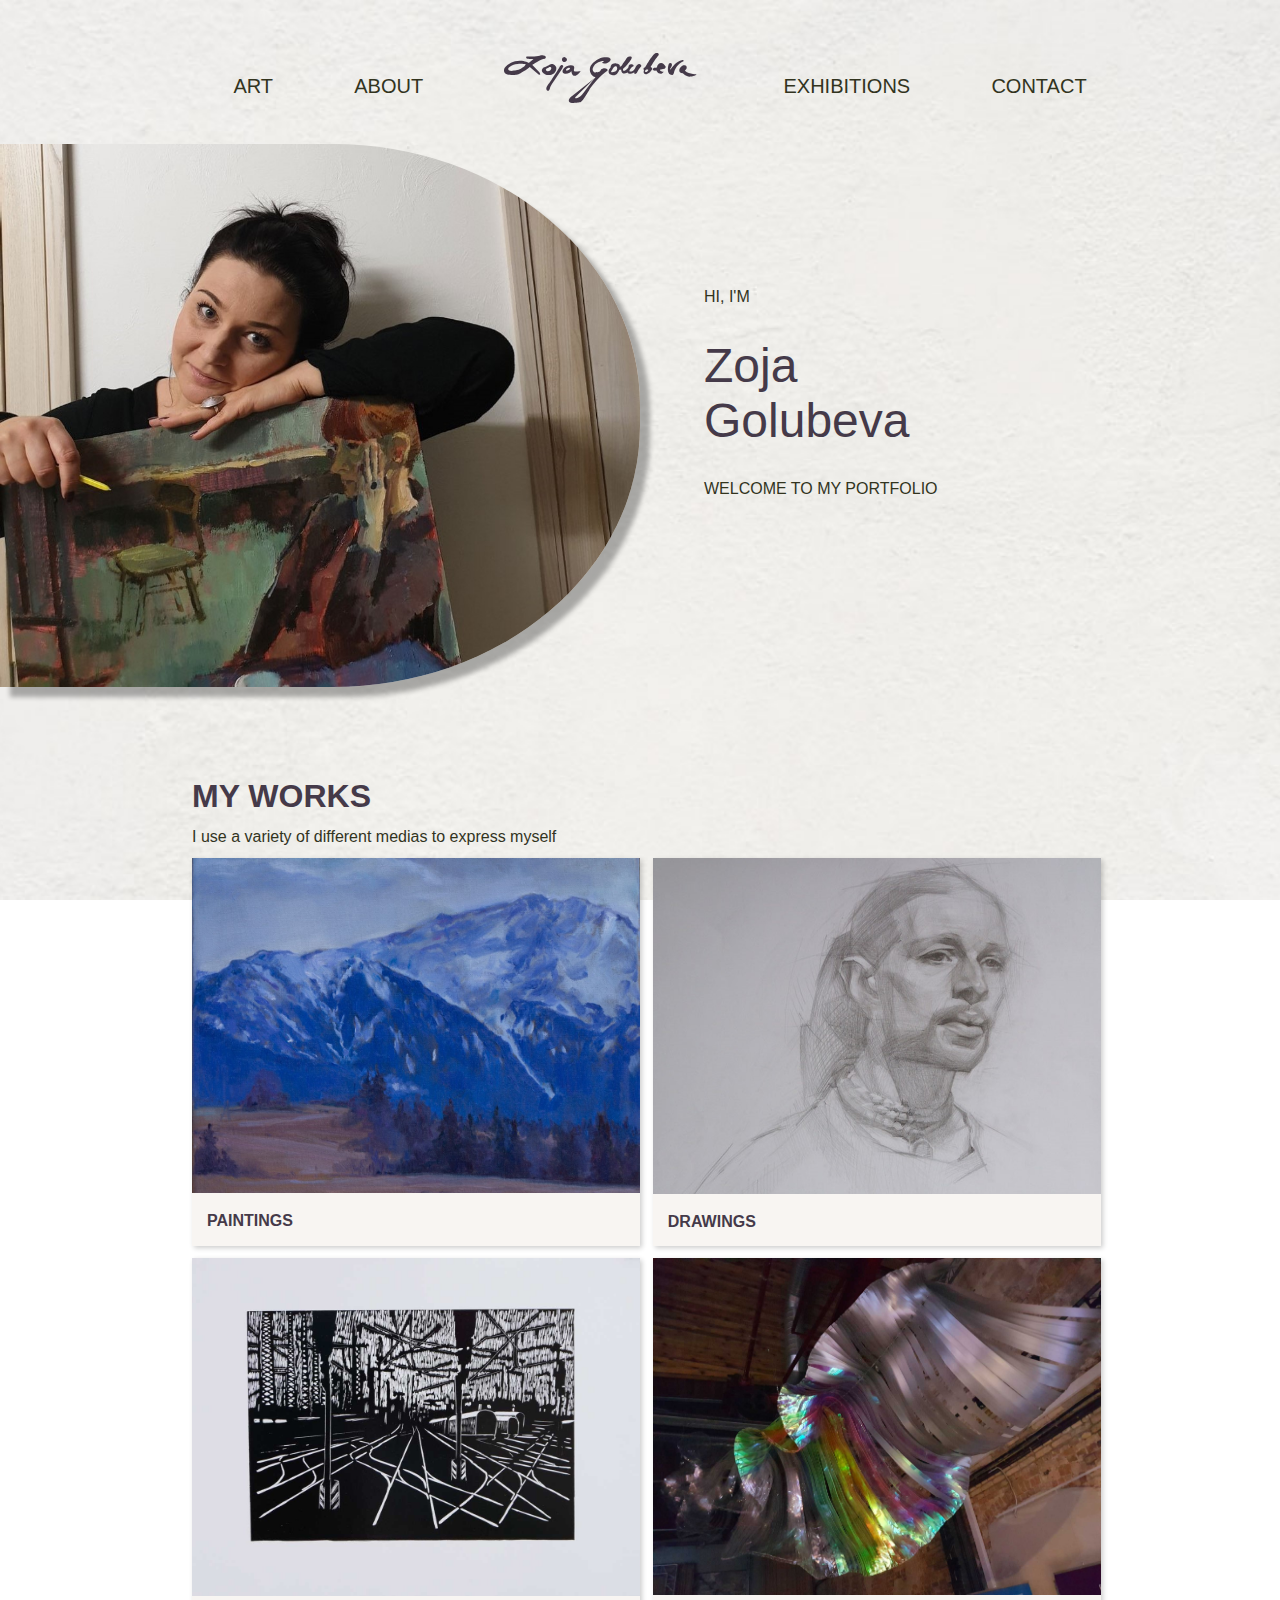
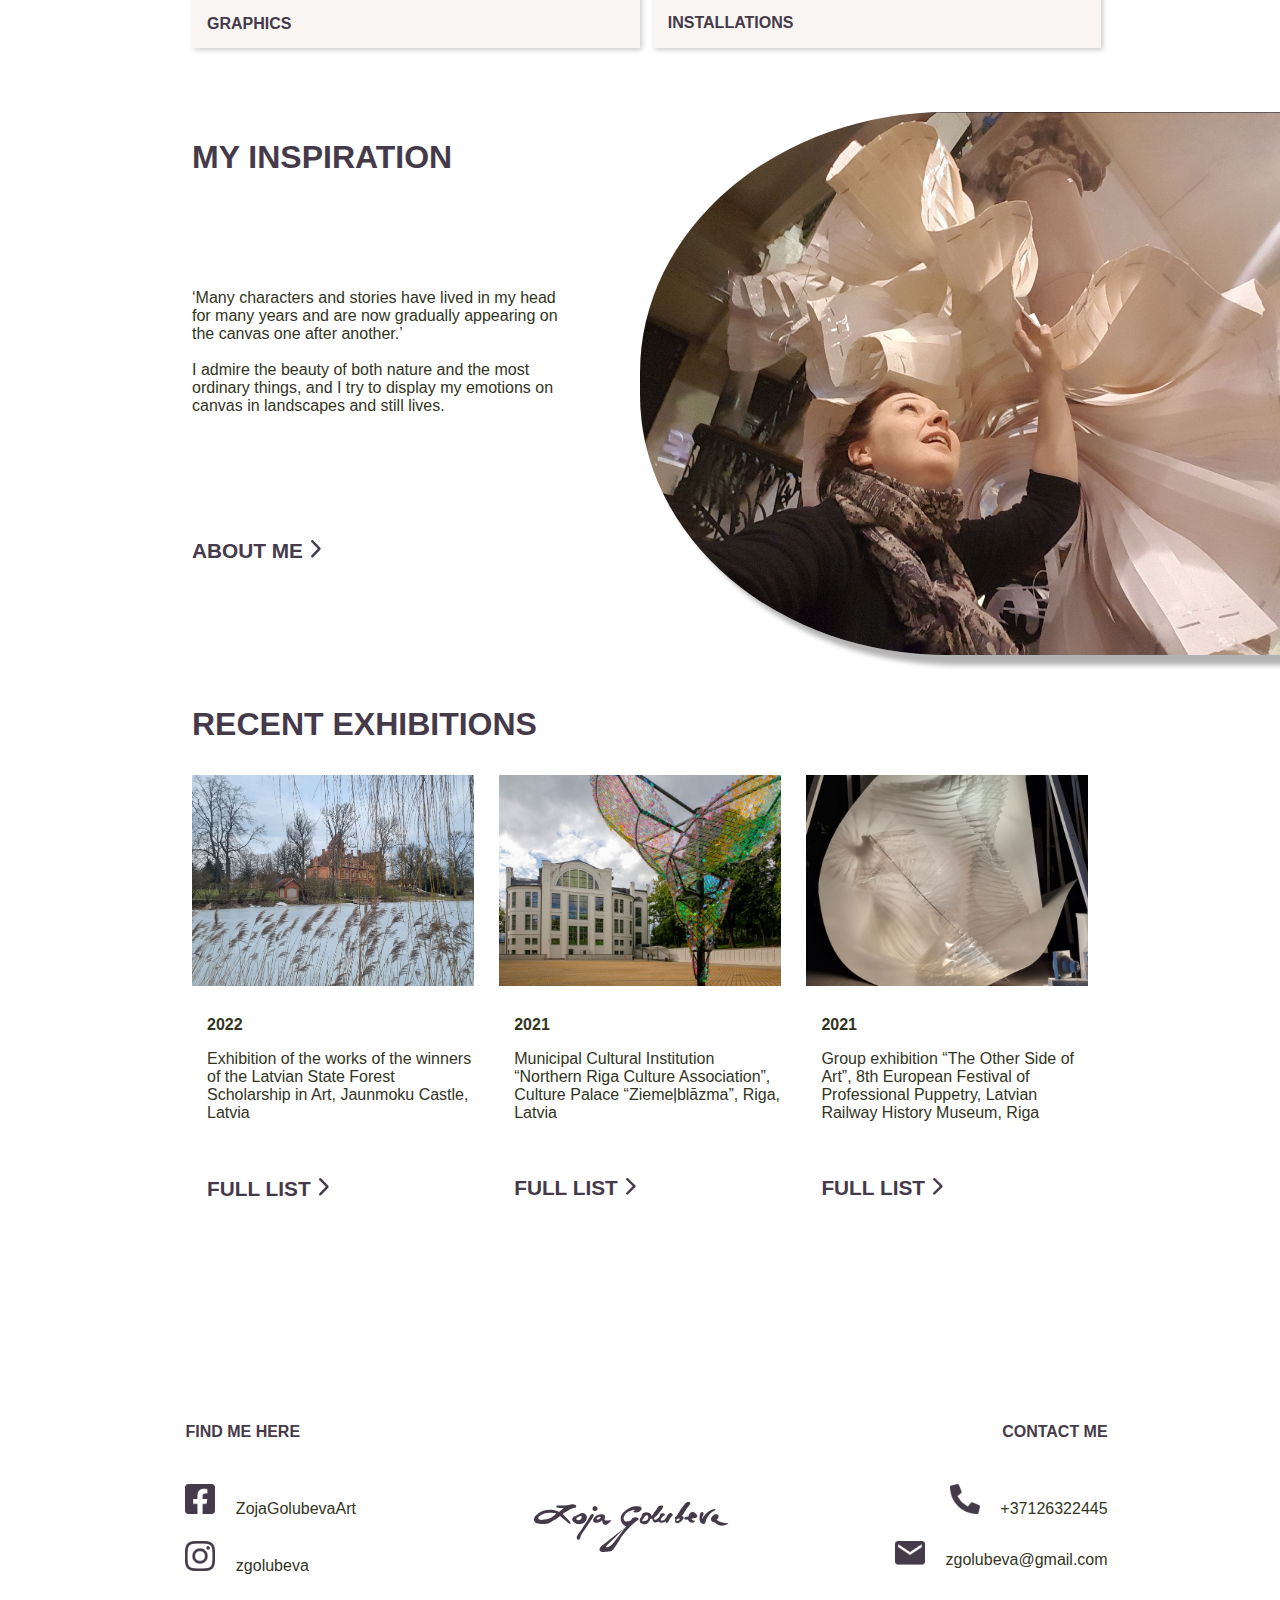
<file: index.html>
<!DOCTYPE html>
<html lang="en">

<head>
    <meta charset="UTF-8">
    <meta http-equiv="X-UA-Compatible" content="IE=edge">
    <meta name="viewport" content="width=device-width, initial-scale=1.0">
    <link rel="icon" type="image/x-icon" href="assets/icons/favicon.png">
    <link rel="icon" type="image/x-icon" href="assets/icons/favicon.png">
    <!-- Bootstrap -->
    <link href="https://cdn.jsdelivr.net/npm/bootstrap@5.2.0-beta1/dist/css/bootstrap.min.css" rel="stylesheet"
        integrity="sha384-0evHe/X+R7YkIZDRvuzKMRqM+OrBnVFBL6DOitfPri4tjfHxaWutUpFmBp4vmVor" crossorigin="anonymous">
    <link rel="stylesheet" href="assets/styles/style.css">
    <script defer src="assets/javascript/toTop.js"></script>
    <title>Home</title>
</head>

<body>
    <header>
        <div class="desktop-nav">
            <nav>
                <ul class="ul-nav">
                    <li>
                        <div class="div-dropdown">
                            <a class="nav-a nav-art" href="art.html">Art</a>
                            <div class="nav-dropdown">
                                <a href="paintings.html">Paintings</a>
                                <a href="paintings.html">Drawings</a>
                                <a href="paintings.html">Graphics</a>
                                <a href="paintings.html">Installations</a>
                            </div>
                        </div>
                    </li>
                    <li class=""><a class="nav-a" href="about.html">About</a></li>
                    <li>
                        <span class="logo">
                            <a class="nav-a" href="index.html"><img class="imagelogo"
                                    src="assets/svg/Logo_version_1.svg" alt="Zoja Golubeva logo">
                            </a>
                        </span>
                    </li>
                    <li><a class="nav-a" href="exhibitions.html">Exhibitions</a></li>
                    <li><a class="nav-a" href="contact.html">Contact</a></li>
                </ul>
            </nav>
        </div>

        <div class="mobile-nav">
            <nav class="navbar bg-transparent">
                <div class="container-fluid">
                    <a class="nav-a" href="index.html"><img class="imagelogo" src="assets/svg/Logo_version_1.svg"
                            alt="Zoja Golubeva logo">
                    </a>
                    <button class="navbar-toggler" type="button" data-bs-toggle="offcanvas"
                        data-bs-target="#offcanvasNavbar" aria-controls="offcanvasNavbar">
                        <span class="navbar-toggler-icon"></span>
                    </button>
                    <div class="offcanvas offcanvas-end" tabindex="-1" id="offcanvasNavbar"
                        aria-labelledby="offcanvasNavbarLabel">
                        <div class="offcanvas-header">
                            <h5 class="offcanvas-title" id="offcanvasNavbarLabel"></h5>
                            <button type="button" class="btn-close" data-bs-dismiss="offcanvas"
                                aria-label="Close"></button>
                        </div>
                        <div class="offcanvas-body">
                            <ul class="navbar-nav justify-content-end flex-grow-1 pe-3">
                                <li class="nav-item dropdown">
                                    <a class="nav-link dropdown-toggle" href="#" id="offcanvasNavbarDropdown"
                                        role="button" data-bs-toggle="dropdown" aria-expanded="false">
                                        ART
                                    </a>
                                    <ul class="dropdown-menu" aria-labelledby="offcanvasNavbarDropdown">
                                        <li><a class="dropdown-item" href="paintings.html">Paintings</a></li>
                                        <li><a class="dropdown-item" href="paintings.html">Drawings</a></li>
                                        <li><a class="dropdown-item" href="paintings.html">Graphics</a></li>
                                        <li><a class="dropdown-item" href="paintings.html">Installations</a></li>
                                    </ul>
                                </li>
                                <li class="nav-item">
                                    <a class="nav-link" href="about.html">ABOUT</a>
                                </li>
                                <li class="nav-item">
                                    <a class="nav-link" href="exhibitions.html">EXHIBITION</a>
                                </li>
                                <li class="nav-item">
                                    <a class="nav-link" href="contact.html">CONTACT</a>
                                </li>

                            </ul>
                        </div>
                    </div>
                </div>
            </nav>
        </div>
    </header>

    <main>
        <!-- Hero section -->
        <div class="hero-wrapper-grid">
            <img class="img-zg" src="assets/images/zoja-hero.jpg" alt="Zoja Golubeva Portrait Photo">
            <article class="hero-article">
                <p>HI, I'M
                <h1>Zoja <br>Golubeva</h1>
                WELCOME TO MY PORTFOLIO</p>
            </article>
        </div>

        <!-- Art categories -->

        <div class="categories-grid art-grid">
            <h2 class="categories-h2">MY WORKS</h2>
            <article class="categories-article">I use a variety of different medias to express myself</article>

            <div class="single-category paintings">
                <div class="img-frame">
                    <a class="category-a" href="paintings.html"><img class="category-img"
                            src="assets/images/categories-tn/Blue-night.jpg"
                            alt="Picture of a category - Paintings"></a>
                </div>
                <div class="category-name-div">
                    <a class="category-a" href="paintings.html">
                        <h4 class="category-h4">Paintings</h4>
                    </a>
                </div>
            </div>
            <div class="single-category drawings">
                <div class="img-frame">
                    <a class="category-a" href="paintings.html"><img class="category-img"
                            src="assets/images/categories-tn/Aleksej.jpg" alt="Picture of a category - Drawings"></a>
                </div>
                <div class="category-name-div">
                    <a class="category-a" href="paintings.html">
                        <h4 class="category-h4">Drawings</h4>
                    </a>
                </div>
            </div>
            <div class="single-category graphics">
                <div class="img-frame">
                    <a class="category-a" href="paintings.html"><img class="category-img"
                            src="assets/images/categories-tn/Railway.jpg" alt="Picture of a category - Graphics"></a>
                </div>
                <div class="category-name-div">
                    <a class="category-a" href="paintings.html">
                        <h4 class="category-h4">Graphics</h4>
                    </a>
                </div>
            </div>
            <div class="single-category installations">
                <div class="img-frame">
                    <a class="category-a" href="paintings.html"><img class="category-img"
                            src="assets/images/categories-tn/Dragon.jpg"
                            alt="Picture of a category - Installations"></a>
                </div>
                <div class="category-name-div">
                    <a class="category-a" href="paintings.html">
                        <h4 class="category-h4">Installations</h4>
                    </a>
                </div>
            </div>
        </div>
        <!-- My inspiration section -->
        <div class="about-artist-grid">
            <h2 class="about-h2">My inspiration</h2>
            <article class="about-article">
                <p>‘Many characters and stories have lived in my head for many years and are now gradually appearing on
                    the canvas one after another.’<br>
                    <br>
                    I admire the beauty of both nature and the most ordinary things, and I try to display my emotions on
                    canvas in landscapes and still lives.
                </p>
            </article>
            <a class="btn-more btn-about" href="about.html">
                <h3>About me<img class="button-arrow" src="assets/images/arrow-forward.png" alt="arrow forward icon">
                </h3>
            </a>
            <img class="artist-image" src="assets/images/about-artist3.jpg" alt="Photo of Zoja Golubeva">
        </div>
        <!-- Exhibitions section -->

        <div class="exhibitions-wrap">
            <h2 class="exh-h2">Recent Exhibitions</h2>
            <div class="exhibitions-grid">
                <div class="grid-card">
                    <img src="assets/images/exhibitions-tn/2022.jpg" alt="Zoja Golubeva art exhibition">
                    <p class="date-p">2022</p>
                    <p>Exhibition of the works of the winners of the Latvian
                        State Forest Scholarship in Art, Jaunmoku Castle, Latvia </p>
                    <a class="btn-more btn-about btn-exb" href="exhibitions.html">
                        <h3>Full list<img class="button-arrow" src="assets/images/arrow-forward.png"
                                alt="arrow forward icon">
                        </h3>
                    </a>
                </div>

                <div class="grid-card">
                    <img src="assets/images/exhibitions-tn/2021-1.jpg" alt="Zoja Golubeva art exhibition">
                    <p class="date-p">2021</p>
                    <p>Municipal Cultural Institution “Northern Riga Culture Association”,
                        Culture Palace “Ziemeļblāzma”, Riga, Latvia </p>
                    <a class="btn-more btn-about btn-exb" href="exhibitions.html">
                        <h3>Full list<img class="button-arrow" src="assets/images/arrow-forward.png"
                                alt="arrow forward icon"></h3>
                    </a>
                </div>

                <div class="grid-card">
                    <img src="assets/images/exhibitions-tn/2021-2.jpg" alt="Zoja Golubeva art exhibition">
                    <p class="date-p">2021</p>
                    <p>Group exhibition “The Other Side of Art”, 8th European Festival of Professional Puppetry,
                        Latvian Railway History Museum, Riga </p>
                    <a class="btn-more btn-about btn-exb" href="exhibitions.html">
                        <h3>Full list<img class="button-arrow" src="assets/images/arrow-forward.png"
                                alt="arrow forward icon"></h3>
                    </a>
                </div>
            </div>
        </div>
    </main>
    <footer>
        <div class="footer-wrap-grid">
            <div class="ft-column ft-left">
                <h4>Find me here</h4>
                <div class="ft-span">
                    <ul>
                        <li><img class="footer-icon" src="assets/icons/facebook-icon.png" width="30"
                                alt="facebook icon"></li>
                        <li><a class="footer-a" href="#">ZojaGolubevaArt </a></li>

                    </ul>
                </div>
                <div class="ft-span ft-span-bottom">
                    <ul>
                        <li> <img src="assets/icons/instagram-icon.png" width="30" alt="instagram icon">
                        </li>
                        <li> <a href="#">zgolubeva </a>
                        </li>
                    </ul>
                </div>
            </div>
            <div class="ft-column ft-mid">
                <a href="index.html"><img class="footer-logo" src="assets/svg/Logo_version_1.svg"
                        alt="Zoja Golubeva logo" width="200"></a>
            </div>
            <div class="ft-column ft-right">
                <h4>Contact me</h4>
                <div class="ft-span">
                    <ul class="ft-right">
                        <li><img src="assets/icons/phone-icon.png" width="30" alt="phone icon"></li>
                        <li><a href="tel:+37126322445">+37126322445</a></li>
                    </ul>
                </div>
                <div class="ft-span ft-span-bottom">
                    <ul class="ft-right">
                        <li><img src="assets/icons/mail-icon.png" width="30" alt="mail icon"></li>
                        <li><a href="contact.html">zgolubeva@gmail.com</a></li>

                    </ul>
                </div>
            </div>
        </div>
        <div class="footer-mobile">
            <div class="logo-wrap-footer"><a href="index.html"><img src="assets/svg/Logo_version_1.svg" width="200"
                        alt="Zoja Golubeva logo"></a></div>
            <div class="contact-footer">
                <a href="tel:+37126322445"><img src="assets/icons/phone-icon.png" alt="phone icon"></a>
                <a href="#"><img src="assets/icons/facebook-icon.png" alt="facebook icon">
                </a>
                <a href="#"><img src="assets/icons/instagram-icon.png" alt="instagram icon">
                </a>
                <a href="contact.html"><img src="assets/icons/mail-icon.png" width="40" alt="mail icon">
                </a>
            </div>
        </div>
        <div class="copyright-div">
            <small>&copy; Copyright 2022 | All right reserved</small>
            <img id="toTop" onclick="topFunction()" src="assets/icons/To-the-top.png" alt="to the top icon">
        </div>
    </footer>

    <!-- Bootstrap -->

    <script src="https://cdn.jsdelivr.net/npm/bootstrap@5.2.0-beta1/dist/js/bootstrap.bundle.min.js"
        integrity="sha384-pprn3073KE6tl6bjs2QrFaJGz5/SUsLqktiwsUTF55Jfv3qYSDhgCecCxMW52nD2"
        crossorigin="anonymous"></script>
</body>

</html>
</file>
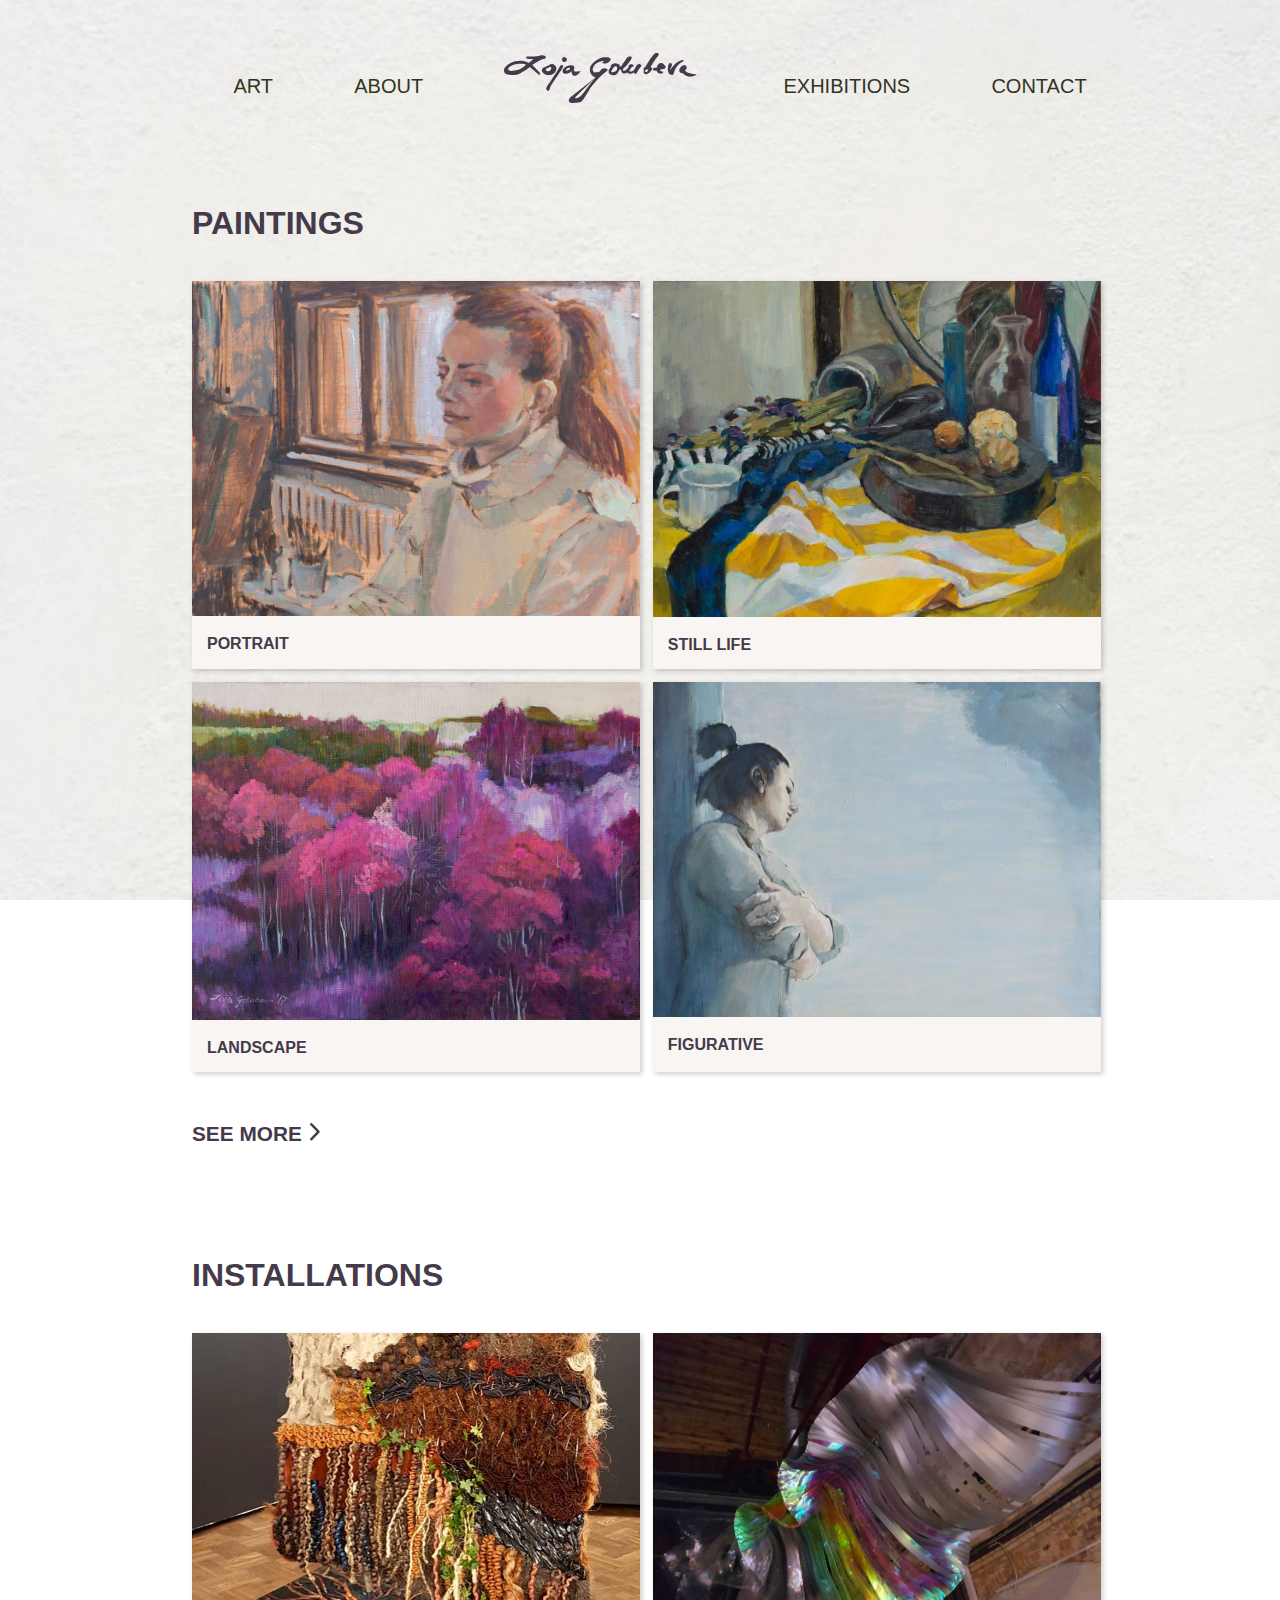
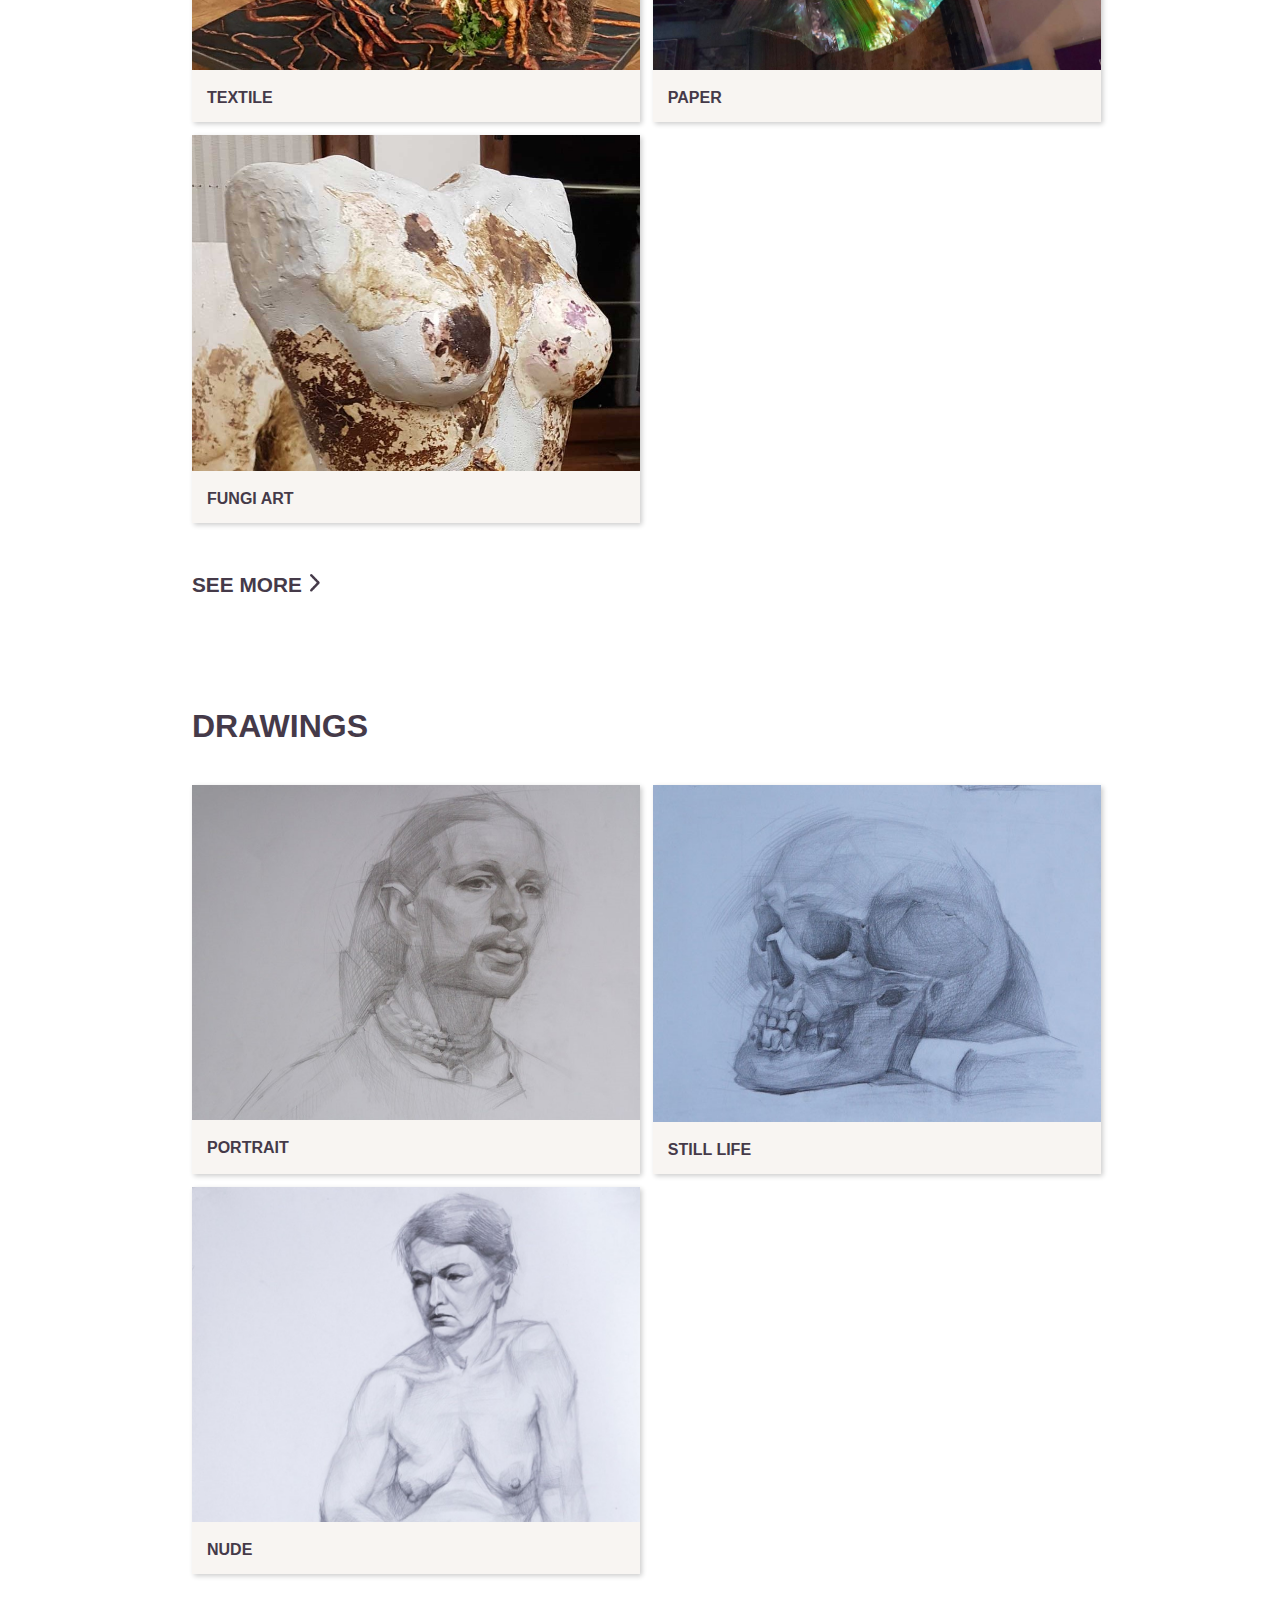
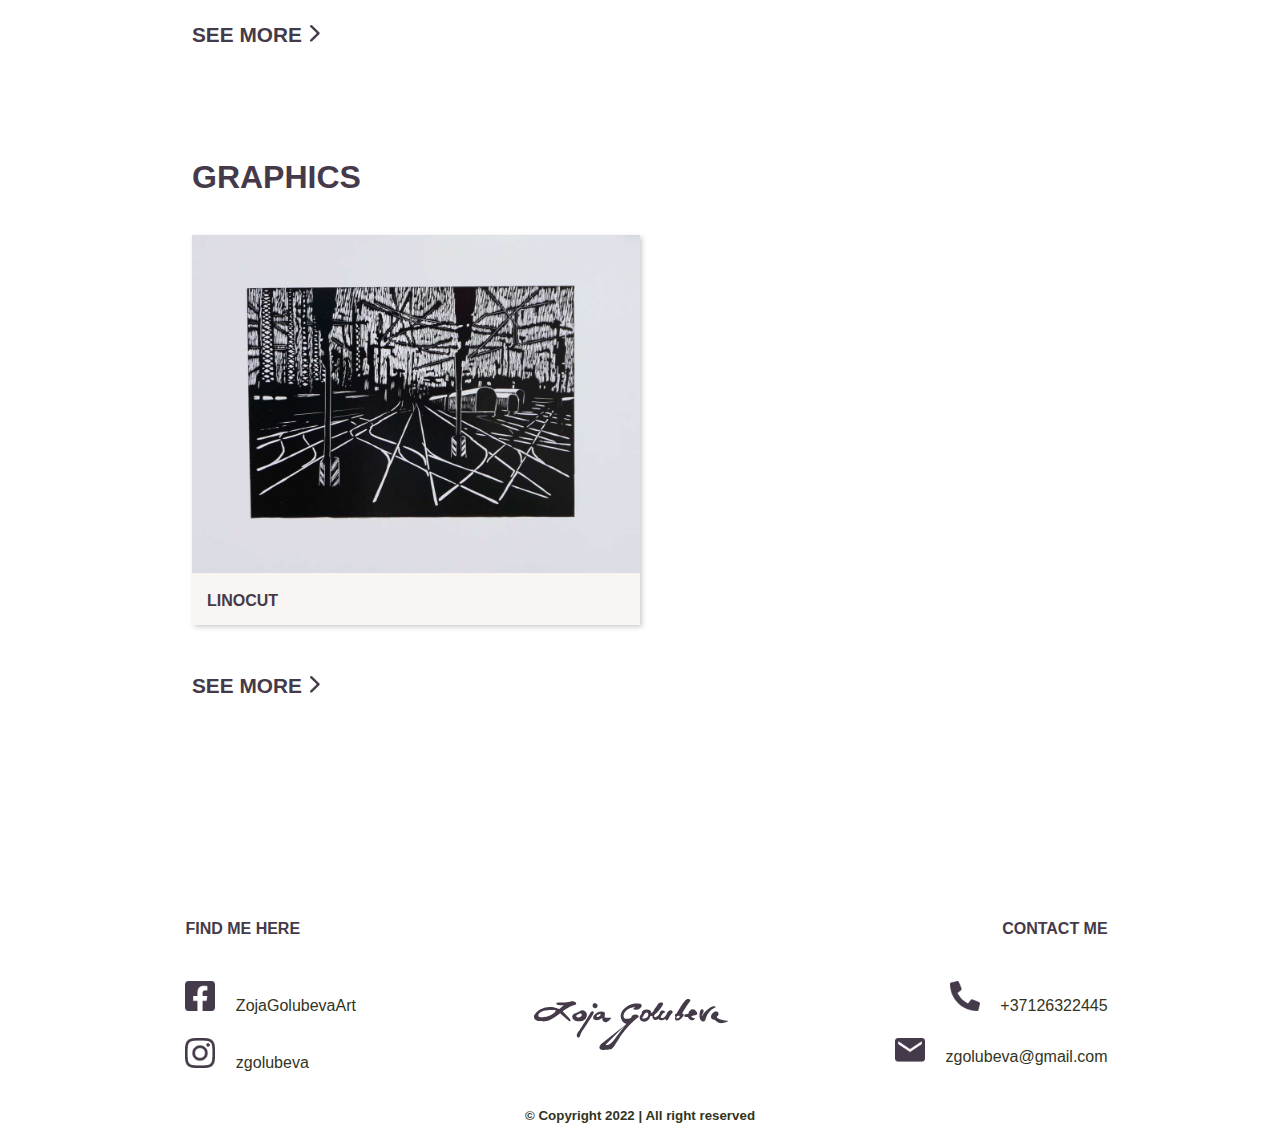
<file: art.html>
<!DOCTYPE html>
<html lang="en">

<head>
  <meta charset="UTF-8">
  <meta http-equiv="X-UA-Compatible" content="IE=edge">
  <meta name="viewport" content="width=device-width, initial-scale=1.0">
  <title>Art</title>
  <link rel="icon" type="image/x-icon" href="assets/icons/favicon.png">
  <!-- Bootstrap -->
  <link href="https://cdn.jsdelivr.net/npm/bootstrap@5.2.0-beta1/dist/css/bootstrap.min.css" rel="stylesheet"
  integrity="sha384-0evHe/X+R7YkIZDRvuzKMRqM+OrBnVFBL6DOitfPri4tjfHxaWutUpFmBp4vmVor" crossorigin="anonymous">
  <link rel="stylesheet" href="assets/styles/style.css">
  <script src="assets/javascript/script.js"></script>
  <script defer src="assets/javascript/toTop.js"></script>
</head>

<body>
  <header>
    <div class="desktop-nav">
        <nav>
            <ul class="ul-nav">
                <li>
                    <div class="div-dropdown">
                        <a class="nav-a nav-art" href="art.html">Art</a>
                        <div class="nav-dropdown">
                            <a href="paintings.html">Paintings</a>
                            <a href="paintings.html">Drawings</a>
                            <a href="paintings.html">Graphics</a>
                            <a href="paintings.html">Installations</a>
                        </div>
                    </div>
                </li>
                <li class=""><a class="nav-a" href="about.html">About</a></li>
                <li>
                    <span class="logo">
                        <a class="nav-a" href="index.html"><img class="imagelogo"
                                src="assets/svg/Logo_version_1.svg" alt="Zoja Golubeva logo">
                        </a>
                    </span>
                </li>
                <li><a class="nav-a" href="exhibitions.html">Exhibitions</a></li>
                <li><a class="nav-a" href="contact.html">Contact</a></li>
            </ul>
        </nav>
    </div>

    <div class="mobile-nav">
        <nav class="navbar bg-transparent">
            <div class="container-fluid">
                <a class="nav-a" href="index.html"><img class="imagelogo" src="assets/svg/Logo_version_1.svg"
                        alt="Zoja Golubeva logo">
                </a>
                <button class="navbar-toggler" type="button" data-bs-toggle="offcanvas"
                    data-bs-target="#offcanvasNavbar" aria-controls="offcanvasNavbar">
                    <span class="navbar-toggler-icon"></span>
                </button>
                <div class="offcanvas offcanvas-end" tabindex="-1" id="offcanvasNavbar"
                    aria-labelledby="offcanvasNavbarLabel">
                    <div class="offcanvas-header">
                        <h5 class="offcanvas-title" id="offcanvasNavbarLabel"></h5>
                        <button type="button" class="btn-close" data-bs-dismiss="offcanvas"
                            aria-label="Close"></button>
                    </div>
                    <div class="offcanvas-body">
                        <ul class="navbar-nav justify-content-end flex-grow-1 pe-3">
                            <li class="nav-item dropdown">
                                <a class="nav-link dropdown-toggle" href="#" id="offcanvasNavbarDropdown"
                                    role="button" data-bs-toggle="dropdown" aria-expanded="false">
                                    ART
                                </a>
                                <ul class="dropdown-menu" aria-labelledby="offcanvasNavbarDropdown">
                                    <li><a class="dropdown-item" href="paintings.html">Paintings</a></li>
                                    <li><a class="dropdown-item" href="paintings.html">Drawings</a></li>
                                    <li><a class="dropdown-item" href="paintings.html">Graphics</a></li>
                                    <li><a class="dropdown-item" href="paintings.html">Installations</a></li>
                                </ul>
                            </li>
                            <li class="nav-item">
                                <a class="nav-link" href="about.html">ABOUT</a>
                            </li>
                            <li class="nav-item">
                                <a class="nav-link" href="exhibitions.html">EXHIBITION</a>
                            </li>
                            <li class="nav-item">
                                <a class="nav-link" href="contact.html">CONTACT</a>
                            </li>

                        </ul>
                    </div>
                </div>
            </div>
        </nav>
    </div>
</header>

  <main>
   
    <!-- Paintings -->
    <div class="categories-grid paintings-grid">
      <div class="category-name-h2">
        <h2><a href="paintings.html">Paintings</a></h2>
      </div>
      <div class="single-category portrait">
        <div class="img-frame">
          <a class="category-a" href="paintings.html"><img class="category-img" src="assets/images/paintings-tn/Woman-Portrait.jpg"
              alt="Picture of a category - Portrait"></a>
        </div>
        <div class="category-name-div">
          <a class="category-a" href="paintings.html">
            <h4 class="category-h4">Portrait</h4>
          </a>
        </div>
      </div>
      <div class="single-category paintings-still-life">
        <div class="img-frame">
          <a class="category-a" href="paintings.html"><img class="category-img"
              src="assets/images/paintings-tn/Striped-still-life.jpg" alt="Picture of a category - Still life"></a>
        </div>
        <div class="category-name-div">
          <a class="category-a" href="paintings.html">
            <h4 class="category-h4">Still life</h4>
          </a>
        </div>
      </div>
      <div class="single-category landscape">
        <div class="img-frame">
          <a class="category-a" href="paintings.html"><img class="category-img" src="assets/images/paintings-tn/Blueberry-forest.jpg"
              alt="Picture of a category - Landscape"></a>
        </div>
        <div class="category-name-div">
          <a class="category-a" href="paintings.html">
            <h4 class="category-h4">Landscape</h4>
          </a>
        </div>
      </div>
      <div class="single-category figurative">
        <div class="img-frame">
          <a class="category-a" href="paintings.html"><img class="category-img" src="assets/images/paintings-tn/Parting.jpg"
              alt="Picture of a category - Figurative"></a>
        </div>
        <div class="category-name-div">
          <a class="category-a" href="paintings.html">
            <h4 class="category-h4">Figurative</h4>
          </a>
        </div>
      </div>
      <a class="btn-more btn-more-paintings" href="paintings.html">
        <h3>See more<img class="button-arrow" src="assets/images/arrow-forward.png" alt="arrow forward icon"></h3>
      </a>
    </div>
    <!-- Installations -->
    <div class="categories-grid installations-grid">
      <div class="category-installations-h2">
        <h2>Installations</h2>
      </div>
      <div class="single-category textile">
        <div class="img-frame">
          <a class="category-a" href="paintings.html"><img class="category-img" src="assets/images/installations-tn/textile.jpg"
              alt="Picture of a category - Textile"></a>
        </div>
        <div class="category-name-div">
          <a class="category-a" href="paintings.html">
            <h4 class="category-h4">Textile</h4>
          </a>
        </div>
      </div>
      <div class="single-category paper">
        <div class="img-frame">
          <a class="category-a" href="paintings.html"><img class="category-img"
              src="assets/images/installations-tn/Dragon.jpg" alt="Picture of a category - Paper"></a>
        </div>
        <div class="category-name-div">
          <a class="category-a" href="paintings.html">
            <h4 class="category-h4">Paper</h4>
          </a>
        </div>
      </div>
      <div class="single-category fungi">
        <div class="img-frame">
          <a class="category-a" href="paintings.html"><img class="category-img" src="assets/images/installations-tn/Forest-soul.jpg"
              alt="Picture of a category - Fungi art"></a>
        </div>
        <div class="category-name-div">
          <a class="category-a" href="paintings.html">
            <h4 class="category-h4">Fungi art</h4>
          </a>
        </div>
      </div>
      <a class="btn-more btn-more-installations" href="paintings.html">
        <h3>See more<img class="button-arrow" src="assets/images/arrow-forward.png" alt="arrow forward icon"></h3>
      </a>
    </div>
    <!-- Drawings -->
    <div class="categories-grid drawings-grid">
      <div class="category-drawings-h2">
        <h2>Drawings</h2>
      </div>
      <div class="single-category drawings-portrait">
        <div class="img-frame">
          <a class="category-a" href="paintings.html"><img class="category-img" src="assets/images/drawings-tn/Aleksej.jpg"
              alt="Picture of a category - Portrait"></a>
        </div>
        <div class="category-name-div">
          <a class="category-a" href="paintings.html">
            <h4 class="category-h4">Portrait</h4>
          </a>
        </div>
      </div>
      <div class="single-category drawings-still-life">
        <div class="img-frame">
          <a class="category-a" href="paintings.html"><img class="category-img"
              src="assets/images/drawings-tn/Yorik.jpg" alt="Picture of a category - Still life"></a>
        </div>
        <div class="category-name-div">
          <a class="category-a" href="paintings.html">
            <h4 class="category-h4">Still life</h4>
          </a>
        </div>
      </div>
      <div class="single-category drawings-nude">
        <div class="img-frame">
          <a class="category-a" href="paintings.html"><img class="category-img" src="assets/images/drawings-tn/Model.jpg"
              alt="Picture of a category - Nude"></a>
        </div>
        <div class="category-name-div">
          <a class="category-a" href="paintings.html">
            <h4 class="category-h4">Nude</h4>
          </a>
        </div>
      </div>
      <a class="btn-more btn-more-drawings" href="paintings.html">
        <h3>See more<img class="button-arrow" src="assets/images/arrow-forward.png" alt=""></h3>
      </a>
    </div>
    <!-- Graphics -->
    <div class="categories-grid graphics-grid">
      <div class="category-graphics-h2">
        <h2>Graphics</h2>
      </div>
      <div class="single-category linocut">
        <div class="img-frame">
          <a class="category-a" href="paintings.html"><img class="category-img" src="assets/images/graphics-tn/Railway.jpg"
              alt="Picture of a category - Linocut"></a>
        </div>
        <div class="category-name-div">
          <a class="category-a" href="paintings.html">
            <h4 class="category-h4">Linocut</h4>
          </a>
        </div>
      </div>
      <a class="btn-more btn-more-graphics" href="paintings.html">
        <h3>See more<img class="button-arrow" src="assets/images/arrow-forward.png" alt=""></h3>
      </a>

    </div>
    
  </main>
  <footer>
    <div class="footer-wrap-grid">
        <div class="ft-column ft-left">
            <h4>Find me here</h4>
            <div class="ft-span">
                <ul>
                    <li><img class="footer-icon" src="assets/icons/facebook-icon.png" width="30" alt="facebook icon"></li>
                    <li><a class="footer-a" href="#">ZojaGolubevaArt </a></li>
                    
                </ul>
              </div>
            <div class="ft-span ft-span-bottom">
                <ul>
                    <li> <img src="assets/icons/instagram-icon.png" width="30" alt="instagram icon">
                    </li>
                    <li> <a href="#">zgolubeva </a>
                    </li>
                </ul>
              </div>
        </div>
        <div class="ft-column ft-mid">
            <a href="index.html"><img class="footer-logo" src="assets/svg/Logo_version_1.svg" alt="Zoja Golubeva logo"
                    width="200"></a>
        </div>
        <div class="ft-column ft-right">
            <h4>Contact me</h4>
            <div class="ft-span">
                <ul class="ft-right">
                    <li><img src="assets/icons/phone-icon.png" width="30" alt="phone icon"></li>
                    <li><a href="tel:+37126322445">+37126322445</a></li>
                    
                </ul>
              </div>
            <div class="ft-span ft-span-bottom">
                <ul class="ft-right">
                    <li><img src="assets/icons/mail-icon.png" width="30" alt="mail icon"></li>
                    <li><a href="contact.html">zgolubeva@gmail.com</a></li>
                    
                </ul>
              </div>
        </div>
    </div>
    <div class="footer-mobile">
        <div class="logo-wrap-footer"><a href="index.html"><img src="assets/svg/Logo_version_1.svg" width="200" alt="Zoja Golubeva logo"></a></div>
        <div class="contact-footer">
            <a href="tel:+37126322445"><img src="assets/icons/phone-icon.png" alt="phone icon"></a>
            <a href="#"><img src="assets/icons/facebook-icon.png" alt="facebook icon">
            </a>
            <a href="#"><img src="assets/icons/instagram-icon.png" alt="instagram icon">
            </a>
            <a href="contact.html"><img src="assets/icons/mail-icon.png" width="40" alt="mail icon">
            </a>
        </div>
    </div>
    <div class="copyright-div">
        <small>&copy; Copyright 2022 | All right reserved</small>
        <img id="toTop" onclick="topFunction()" src="assets/icons/To-the-top.png" alt="to the top icon">
      </div>
</footer>

 <!-- Bootstrap -->

 <script src="https://cdn.jsdelivr.net/npm/bootstrap@5.2.0-beta1/dist/js/bootstrap.bundle.min.js"
 integrity="sha384-pprn3073KE6tl6bjs2QrFaJGz5/SUsLqktiwsUTF55Jfv3qYSDhgCecCxMW52nD2"
 crossorigin="anonymous"></script>
</body>

</html>
</file>
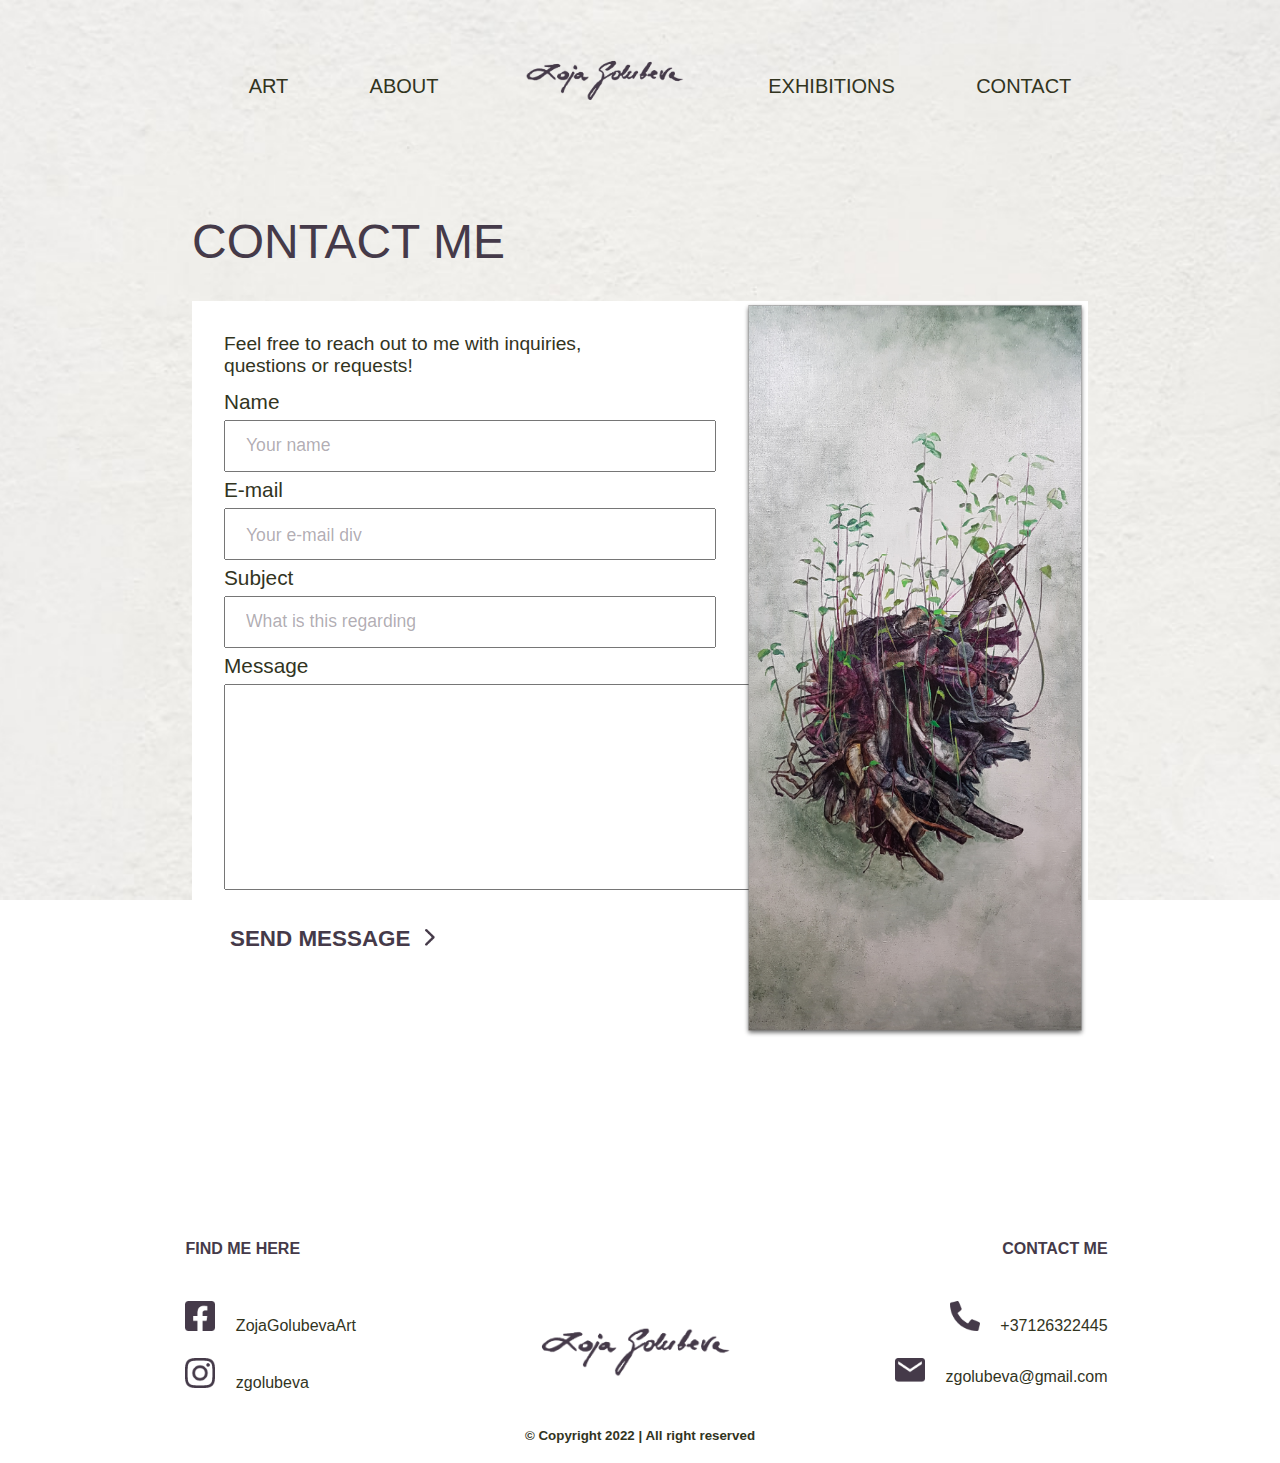
<file: contact.html>
<!DOCTYPE html>
<html lang="en">

<head>
    <meta charset="UTF-8">
    <meta http-equiv="X-UA-Compatible" content="IE=edge">
    <meta name="viewport" content="width=device-width, initial-scale=1.0">
    <title>Contact</title>
    <link rel="icon" type="image/x-icon" href="assets/icons/favicon.png">
    <!-- Bootstrap -->
    <link href="https://cdn.jsdelivr.net/npm/bootstrap@5.2.0-beta1/dist/css/bootstrap.min.css" rel="stylesheet"
        integrity="sha384-0evHe/X+R7YkIZDRvuzKMRqM+OrBnVFBL6DOitfPri4tjfHxaWutUpFmBp4vmVor" crossorigin="anonymous">
    <link rel="stylesheet" href="assets/styles/style.css">
    <script src="assets/javascript/script.js"></script>
</head>

<body>
    <header>
        <div class="desktop-nav">
            <nav>
                <ul class="ul-nav">
                    <li>
                        <div class="div-dropdown">
                            <a class="nav-a nav-art" href="art.html">Art</a>
                            <div class="nav-dropdown">
                                <a href="paintings.html">Paintings</a>
                                <a href="paintings.html">Drawings</a>
                                <a href="paintings.html">Graphics</a>
                                <a href="paintings.html">Installations</a>
                            </div>
                        </div>
                    </li>
                    <li class=""><a class="nav-a" href="about.html">About</a></li>
                    <li>
                        <span class="logo">
                            <a class="nav-a" href="index.html"><img class="imagelogo"
                                src="assets/images/Logo_version_1.png" alt="Zoja Golubeva logo">
                            </a>
                        </span>
                    </li>
                    <li><a class="nav-a" href="exhibitions.html">Exhibitions</a></li>
                    <li><a class="nav-a" href="contact.html">Contact</a></li>
                </ul>
            </nav>
        </div>

        <div class="mobile-nav">
            <nav class="navbar bg-transparent">
                <div class="container-fluid">
                    <a class="nav-a" href="index.html"><img class="imagelogo" src="assets/images/Logo_version_1.png"
                            alt="">
                    </a>
                    <button class="navbar-toggler" type="button" data-bs-toggle="offcanvas"
                        data-bs-target="#offcanvasNavbar" aria-controls="offcanvasNavbar">
                        <span class="navbar-toggler-icon"></span>
                    </button>
                    <div class="offcanvas offcanvas-end" tabindex="-1" id="offcanvasNavbar"
                        aria-labelledby="offcanvasNavbarLabel">
                        <div class="offcanvas-header">
                            <h5 class="offcanvas-title" id="offcanvasNavbarLabel"></h5>
                            <button type="button" class="btn-close" data-bs-dismiss="offcanvas"
                                aria-label="Close"></button>
                        </div>
                        <div class="offcanvas-body">
                            <ul class="navbar-nav justify-content-end flex-grow-1 pe-3">
                                <li class="nav-item dropdown">
                                    <a class="nav-link dropdown-toggle" href="#" id="offcanvasNavbarDropdown"
                                        role="button" data-bs-toggle="dropdown" aria-expanded="false">
                                        ART
                                    </a>
                                    <ul class="dropdown-menu" aria-labelledby="offcanvasNavbarDropdown">
                                        <li><a class="dropdown-item" href="paintings.html">Paintings</a></li>
                                        <li><a class="dropdown-item" href="paintings.html">Drawings</a></li>
                                        <li><a class="dropdown-item" href="paintings.html">Graphics</a></li>
                                        <li><a class="dropdown-item" href="paintings.html">Installations</a></li>
                                    </ul>
                                </li>
                                <li class="nav-item">
                                    <a class="nav-link" href="about.html">ABOUT</a>
                                </li>
                                <li class="nav-item">
                                    <a class="nav-link" href="exhibitions.html">EXHIBITION</a>
                                </li>
                                <li class="nav-item">
                                    <a class="nav-link" href="contact.html">CONTACT</a>
                                </li>

                            </ul>
                        </div>
                    </div>
                </div>
            </nav>
        </div>
    </header>
    <!-- Contact form -->

    <div class="contact-wrapper">
        <h1>CONTACT ME</h1>
        <div class="contact-grid">

            <div class="contact-section">
                <div class="contact-form">

                    <p>Feel free to reach out to me with inquiries, <br>
                        questions or requests!</p>
                    <form action="https://api.web3forms.com/submit" method="POST">

                        <input type="hidden" name="access_key" value="ed8ac29c-1a4f-4153-82df-f61b2d37e0bc">

                        <div class="form-wraps">
                            <label for="name">Name</label> <br>
                            <input type="text" placeholder="Your name" id="name" name="name" required> <br>
                        </div>

                        <div class="form-wraps">
                            <label for="email">E-mail</label> <br>
                            <input type="email" placeholder="Your e-mail div" id="email" name="email" required> <br>
                        </div>

                        <div class="form-wraps">
                            <label for="email">Subject</label> <br>
                            <input type="text" placeholder="What is this regarding" id="subject" name="subject" /> <br>
                        </div>

                        <div class="form-wraps">
                            <label for="message">Message</label> <br>
                            <textarea id="message" name="message" required></textarea> <br>
                            <input type="hidden" name="redirect" value="https://web3forms.com/success">
                        </div>


                        <button type="submit" class="btn-more">Send Message <img class="button-arrow"
                                src="assets/images/arrow-forward.png" alt=""></button>

                    </form>
                </div>
            </div>
            <img class="contact-img" src="assets/images/contact-img.png" alt="">
        </div>
    </div>
    <footer>
        <div class="footer-wrap-grid">
            <div class="ft-column ft-left">
                <h4>Find me here</h4>
                <div class="ft-span">
                    <ul>
                        <li><img class="footer-icon" src="assets/icons/facebook-icon.png" width="30"
                                alt="facebook icon"></li>
                        <li><a class="footer-a" href="#">ZojaGolubevaArt </a></li>

                    </ul>
                </div>
                <div class="ft-span ft-span-bottom">
                    <ul>
                        <li> <img src="assets/icons/instagram-icon.png" width="30" alt="instagram icon">
                        </li>
                        <li> <a href="#">zgolubeva </a>
                        </li>
                    </ul>
                </div>
            </div>
            <div class="ft-column ft-mid">
                <a href="#"><img class="footer-logo" src="assets/images/Logo_version_1.png" alt="Zoja Golubeva logo"
                        width="200"></a>
            </div>
            <div class="ft-column ft-right">
                <h4>Contact me</h4>
                <div class="ft-span">
                    <ul class="ft-right">
                        <li><img src="assets/icons/phone-icon.png" width="30" alt="phone icon"></li>
                        <li><a href="tel:+37126322445">+37126322445</a></li>

                    </ul>
                </div>
                <div class="ft-span ft-span-bottom">
                    <ul class="ft-right">
                        <li><img src="assets/icons/mail-icon.png" width="30" alt="mail icon"></li>
                        <li><a href="contact.html">zgolubeva@gmail.com</a></li>

                    </ul>
                </div>
            </div>
        </div>
        <div class="footer-mobile">
            <div class="logo-wrap-footer"><a href="index.html"><img src="assets/images/Logo_version_1.png" width="200"
                        alt="Zoja Golubeva logo"></a></div>
            <div class="contact-footer">
                <a href="tel:+37126322445"><img src="assets/icons/phone-icon.png" alt="phone icon"></a>
                <a href="#"><img src="assets/icons/facebook-icon.png" alt="facebook icon">
                </a>
                <a href="#"><img src="assets/icons/instagram-icon.png" alt="instagram icon">
                </a>
                <a href="contact.html"><img src="assets/icons/mail-icon.png" width="40" alt="mail icon">
                </a>
            </div>
        </div>
        <div class="copyright-div">
            <small>&copy; Copyright 2022 | All right reserved</small>
        </div>
    </footer>


</body>

<!-- Bootstrap -->
<script src="https://cdn.jsdelivr.net/npm/bootstrap@5.2.0-beta1/dist/js/bootstrap.bundle.min.js"
    integrity="sha384-pprn3073KE6tl6bjs2QrFaJGz5/SUsLqktiwsUTF55Jfv3qYSDhgCecCxMW52nD2"
    crossorigin="anonymous"></script>

</html>
</file>
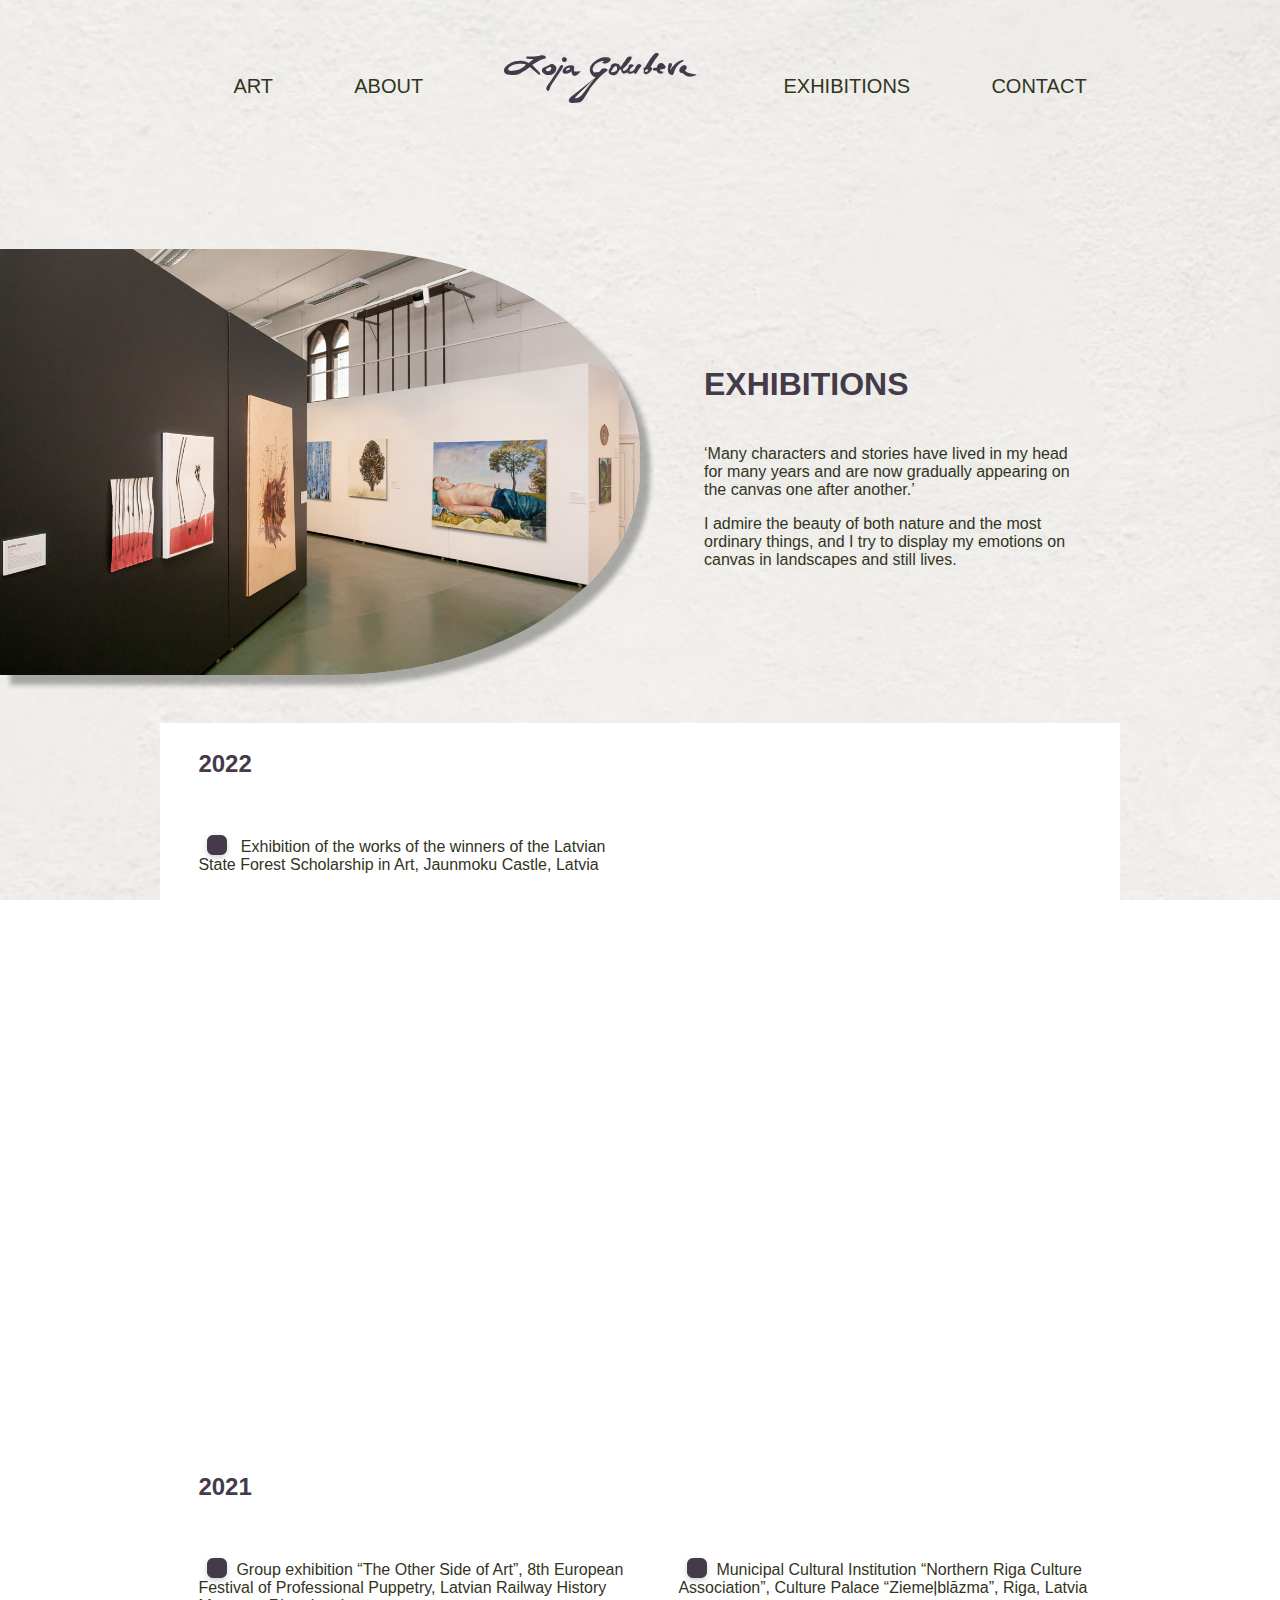
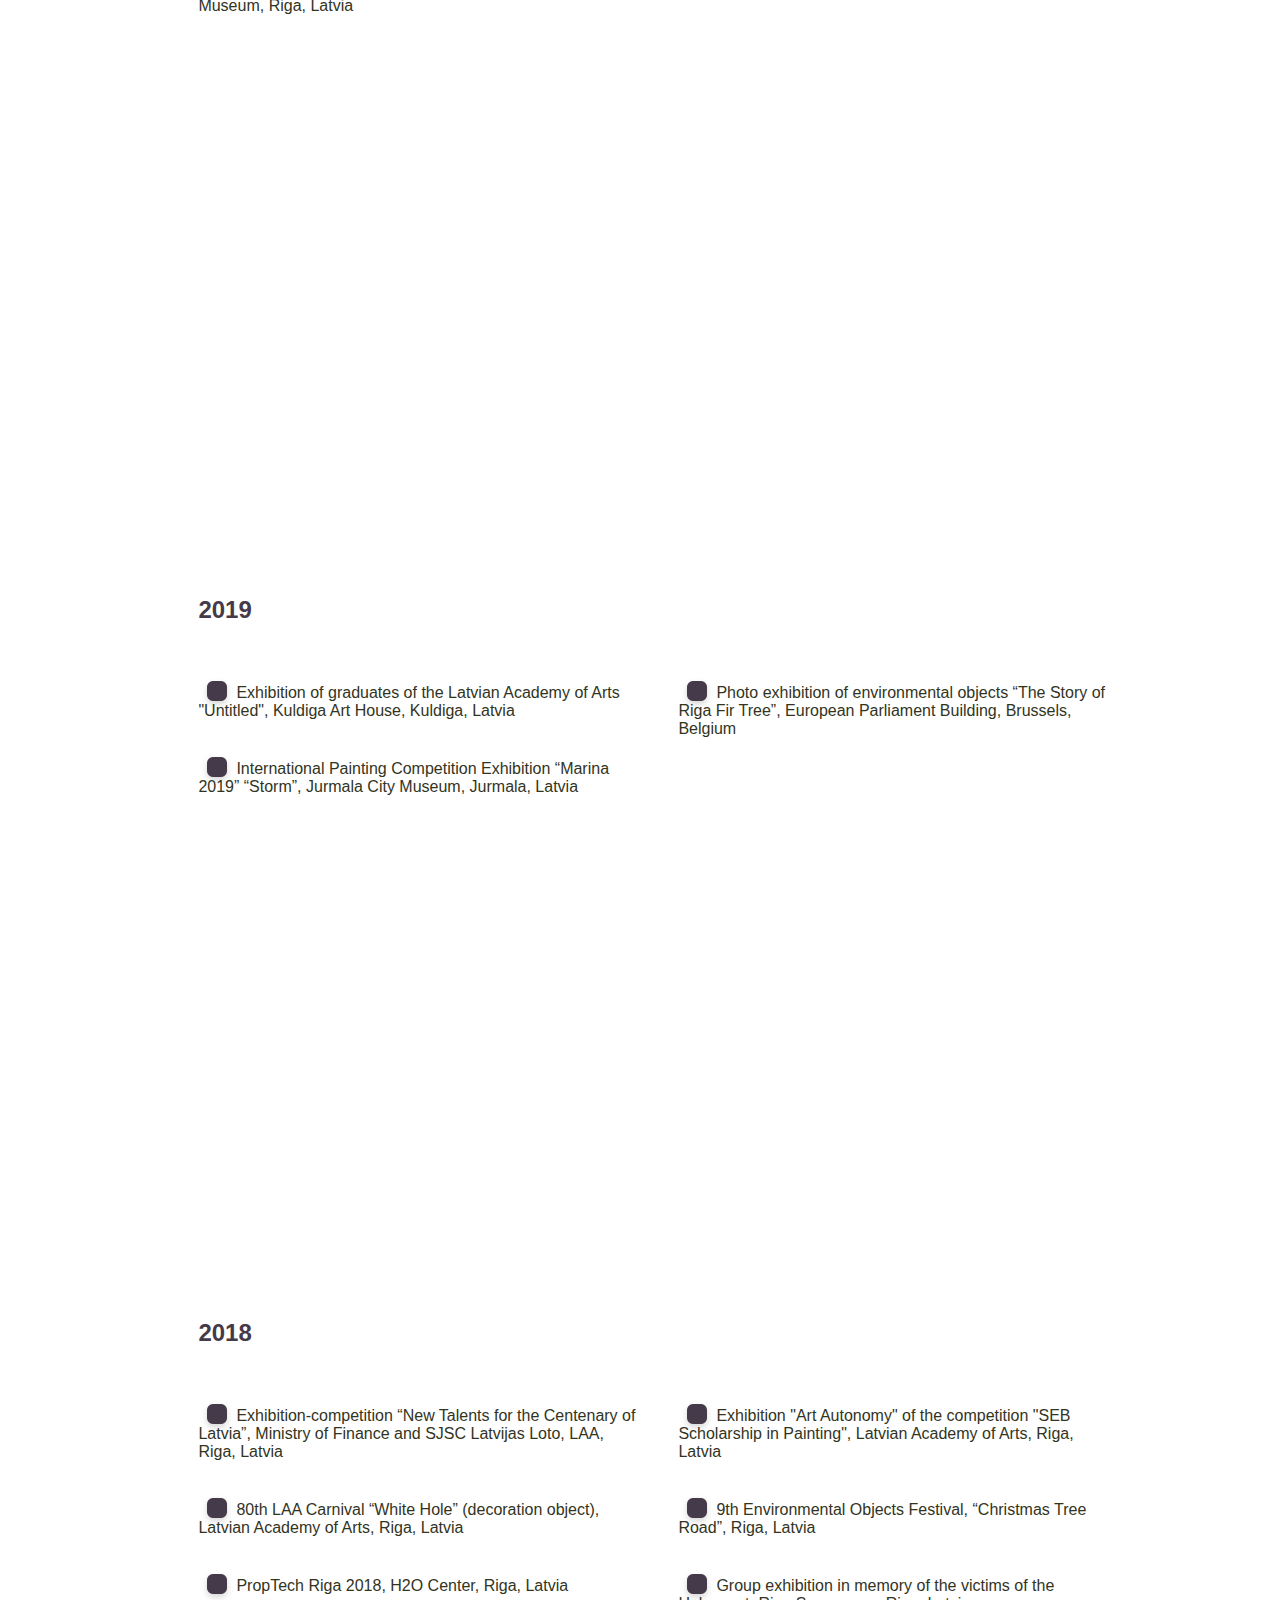
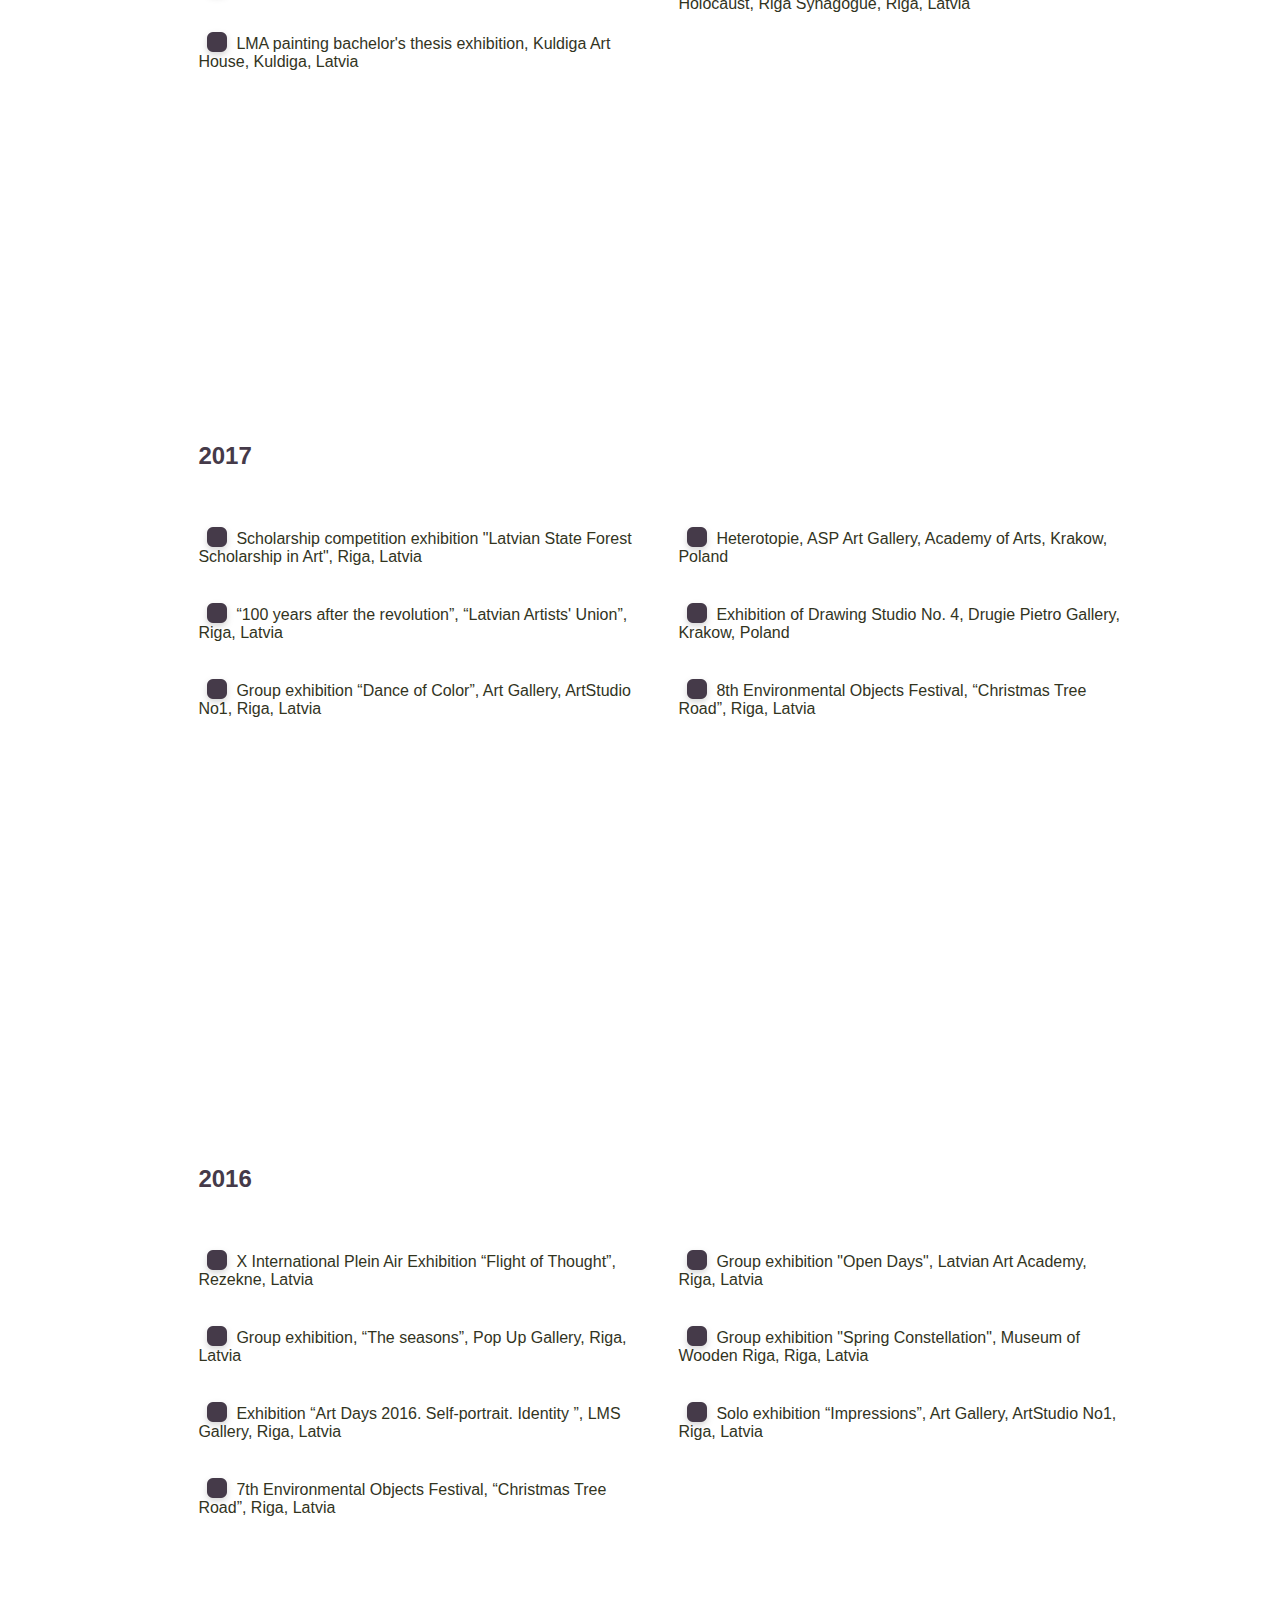
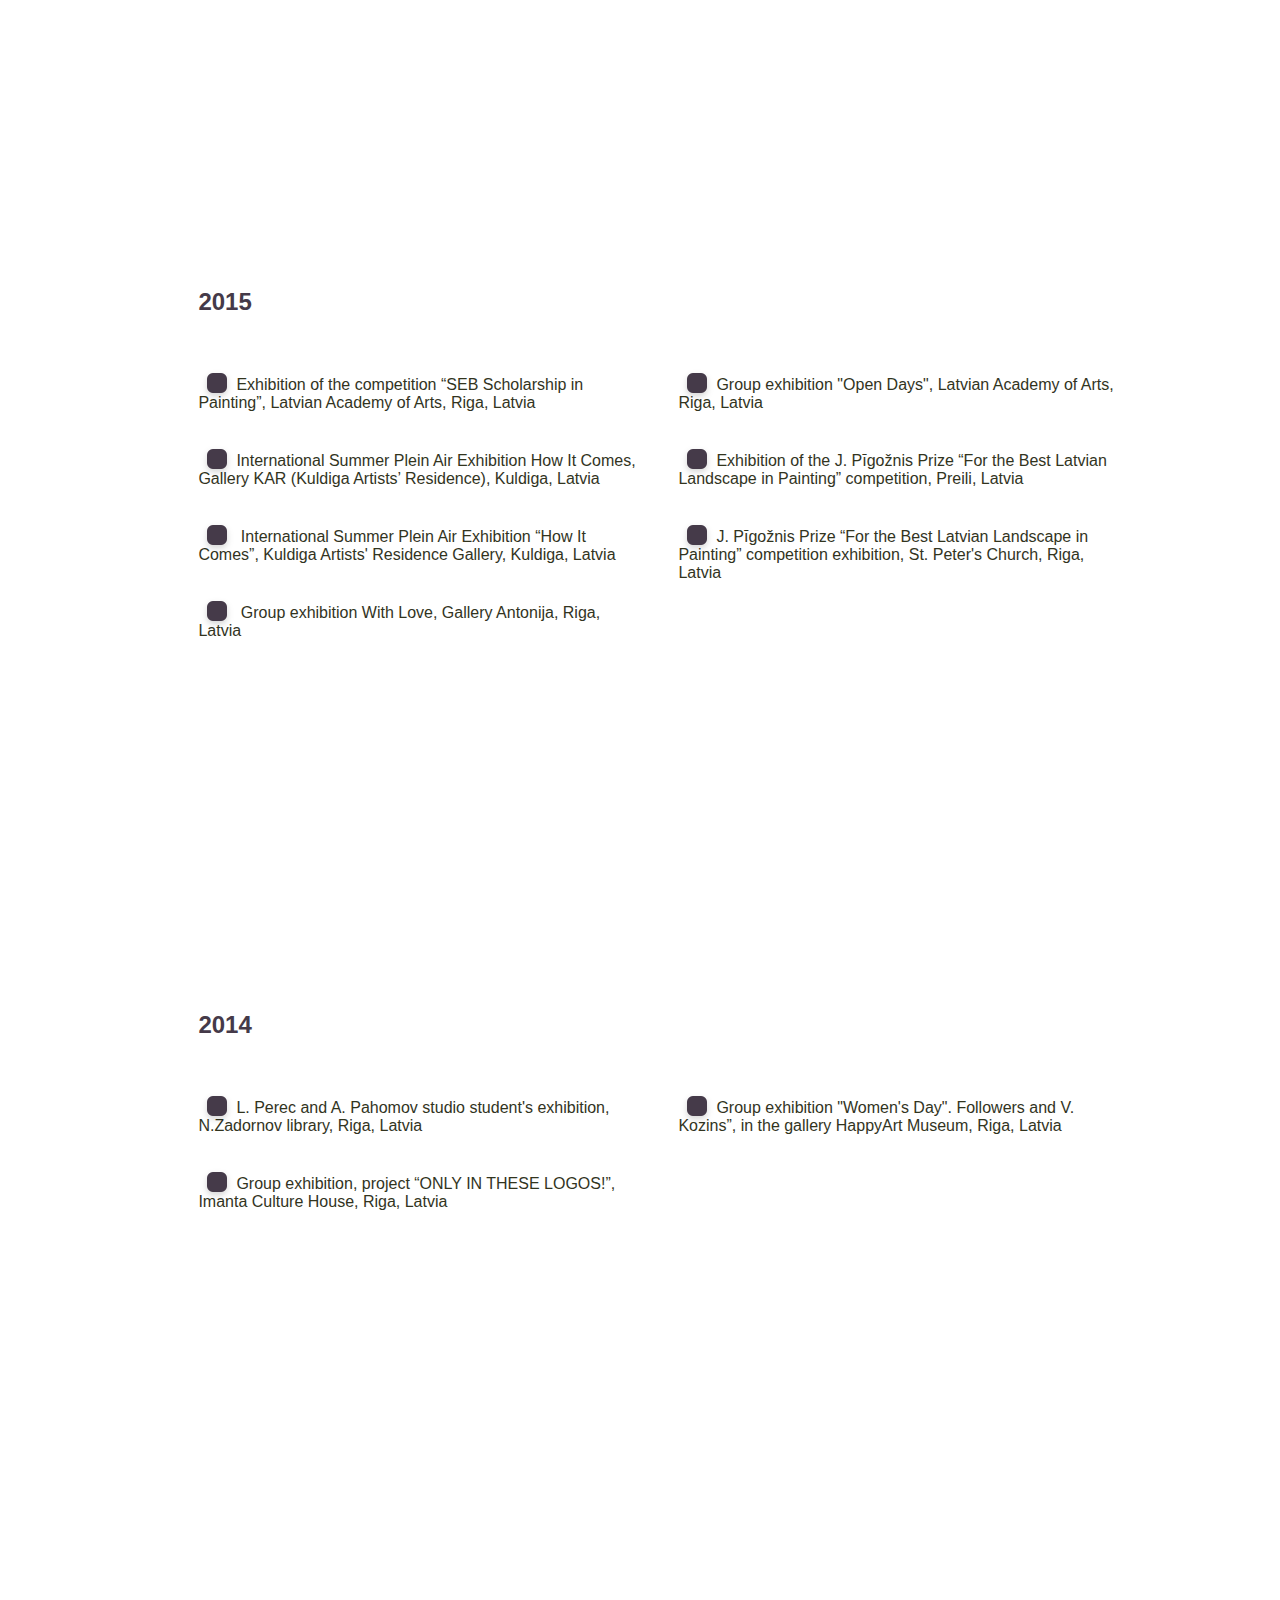
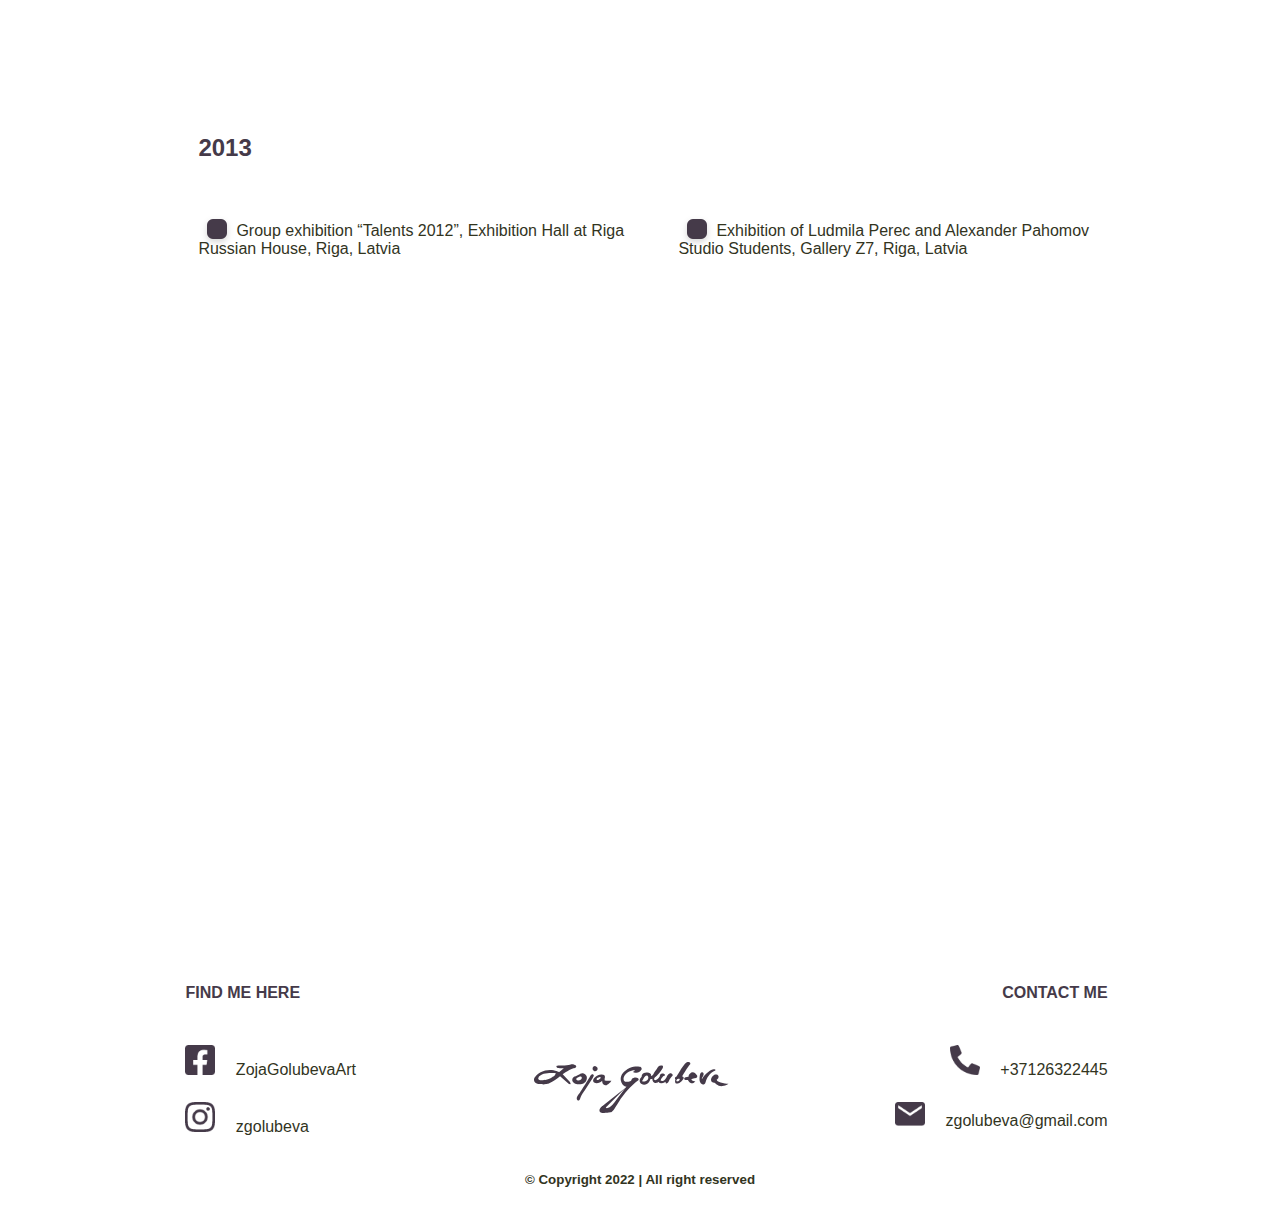
<file: exhibitions.html>
<!DOCTYPE html>
<html lang="en">

<head>
    <meta charset="UTF-8">
    <meta http-equiv="X-UA-Compatible" content="IE=edge">
    <meta name="viewport" content="width=device-width, initial-scale=1.0">
    <title>Exhibitions</title>
    <link rel="icon" type="image/x-icon" href="assets/icons/favicon.png">
    <!-- Bootstrap -->
    <link href="https://cdn.jsdelivr.net/npm/bootstrap@5.2.0-beta1/dist/css/bootstrap.min.css" rel="stylesheet"
        integrity="sha384-0evHe/X+R7YkIZDRvuzKMRqM+OrBnVFBL6DOitfPri4tjfHxaWutUpFmBp4vmVor" crossorigin="anonymous">
    <link rel="stylesheet" href="assets/styles/style.css">
    <script src="assets/javascript/script.js"></script>
    <script defer src="assets/javascript/toTop.js"></script>
</head>

<body>
    <header>
        <div class="desktop-nav">
            <nav>
                <ul class="ul-nav">
                    <li>
                        <div class="div-dropdown">
                            <a class="nav-a nav-art" href="art.html">Art</a>
                            <div class="nav-dropdown">
                                <a href="paintings.html">Paintings</a>
                                <a href="paintings.html">Drawings</a>
                                <a href="paintings.html">Graphics</a>
                                <a href="paintings.html">Installations</a>
                            </div>
                        </div>
                    </li>
                    <li class=""><a class="nav-a" href="about.html">About</a></li>
                    <li>
                        <span class="logo">
                            <a class="nav-a" href="index.html"><img class="imagelogo"
                                    src="assets/svg/Logo_version_1.svg" alt="Zoja Golubeva logo">
                            </a>
                        </span>
                    </li>
                    <li><a class="nav-a" href="exhibitions.html">Exhibitions</a></li>
                    <li><a class="nav-a" href="contact.html">Contact</a></li>
                </ul>
            </nav>
        </div>

        <div class="mobile-nav">
            <nav class="navbar bg-transparent">
                <div class="container-fluid">
                    <a class="nav-a" href="index.html"><img class="imagelogo" src="assets/svg/Logo_version_1.svg"
                            alt="Zoja Golubeva logo">
                    </a>
                    <button class="navbar-toggler" type="button" data-bs-toggle="offcanvas"
                        data-bs-target="#offcanvasNavbar" aria-controls="offcanvasNavbar">
                        <span class="navbar-toggler-icon"></span>
                    </button>
                    <div class="offcanvas offcanvas-end" tabindex="-1" id="offcanvasNavbar"
                        aria-labelledby="offcanvasNavbarLabel">
                        <div class="offcanvas-header">
                            <h5 class="offcanvas-title" id="offcanvasNavbarLabel"></h5>
                            <button type="button" class="btn-close" data-bs-dismiss="offcanvas"
                                aria-label="Close"></button>
                        </div>
                        <div class="offcanvas-body">
                            <ul class="navbar-nav justify-content-end flex-grow-1 pe-3">
                                <li class="nav-item dropdown">
                                    <a class="nav-link dropdown-toggle" href="#" id="offcanvasNavbarDropdown"
                                        role="button" data-bs-toggle="dropdown" aria-expanded="false">
                                        ART
                                    </a>
                                    <ul class="dropdown-menu" aria-labelledby="offcanvasNavbarDropdown">
                                        <li><a class="dropdown-item" href="paintings.html">Paintings</a></li>
                                        <li><a class="dropdown-item" href="paintings.html">Drawings</a></li>
                                        <li><a class="dropdown-item" href="paintings.html">Graphics</a></li>
                                        <li><a class="dropdown-item" href="paintings.html">Installations</a></li>
                                    </ul>
                                </li>
                                <li class="nav-item">
                                    <a class="nav-link" href="about.html">ABOUT</a>
                                </li>
                                <li class="nav-item">
                                    <a class="nav-link" href="exhibitions.html">EXHIBITION</a>
                                </li>
                                <li class="nav-item">
                                    <a class="nav-link" href="contact.html">CONTACT</a>
                                </li>

                            </ul>
                        </div>
                    </div>
                </div>
            </nav>
        </div>
    </header>

    <main>
        <div class="art-studies-grid about-grid-all">
            <h2 class="about-h2">Exhibitions</h2>
            <article class="about-article art-studies-article">
                <p>‘Many characters and stories have lived in my head for many years and are now gradually appearing on
                    the canvas one after another.’</p>
                <p>I admire the beauty of both nature and the most ordinary things, and I try to display my emotions on
                    canvas in landscapes and still lives.</p>

            </article>
            <img class="art-studies-image" src="assets/images/exhibitions.jpg" alt="Photo of Zoja Golubeva">
        </div>

        <div class="resume-wrap">
            <h2>2022</h2>
            <div class="resume-grid">
                <div class="resume-column1">
                    <p><span class="rectangle"></span> Exhibition of the works of the winners of the Latvian State
                        Forest Scholarship in Art, Jaunmoku Castle, Latvia </p>
                </div>
                <div class="resume-column2">
                </div>
            </div>
        </div>

        <div class="resume-wrap">
            <h2>2021</h2>
            <div class="resume-grid">
                <div class="resume-column1">
                    <p><span class="rectangle"></span>Group exhibition “The Other Side of Art”, 8th European Festival of
                        Professional Puppetry, Latvian Railway History Museum, Riga, Latvia </p>
                </div>
                <div class="resume-column2">
                    <p><span class="rectangle"></span>Municipal Cultural Institution “Northern Riga Culture
                        Association”, Culture Palace “Ziemeļblāzma”, Riga, Latvia </p>
                </div>
            </div>
        </div>

        <div class="resume-wrap">
            <h2>2019</h2>
            <div class="resume-grid">
                <div class="resume-column1">
                    <p><span class="rectangle"></span>Exhibition of graduates of the Latvian Academy of Arts "Untitled",
                        Kuldiga Art House, Kuldiga, Latvia </p>
                    <p><span class="rectangle"></span>International Painting Competition Exhibition “Marina 2019”
                        “Storm”, Jurmala City Museum, Jurmala, Latvia </p>
                </div>
                <div class="resume-column2">
                    <p><span class="rectangle"></span>Photo exhibition of environmental objects “The Story of Riga Fir
                        Tree”, European Parliament Building, Brussels, Belgium </p>

                </div>
            </div>
        </div>

        <div class="resume-wrap">
            <h2>2018</h2>
            <div class="resume-grid">
                <div class="resume-column1">
                    <p><span class="rectangle"></span>Exhibition-competition “New Talents for the Centenary of Latvia”,
                        Ministry of Finance and SJSC Latvijas Loto, LAA, Riga, Latvia </p>
                    <p><span class="rectangle"></span>80th LAA Carnival “White Hole” (decoration object), Latvian
                        Academy
                        of Arts, Riga, Latvia </p>
                    <p><span class="rectangle"></span>PropTech Riga 2018, H2O Center, Riga, Latvia </p>
                    <p><span class="rectangle"></span>LMA painting bachelor's thesis exhibition, Kuldiga Art House,
                        Kuldiga, Latvia </p>
                </div>
                <div class="resume-column2">
                    <p><span class="rectangle"></span>Exhibition "Art Autonomy" of the competition "SEB Scholarship in
                        Painting", Latvian Academy of Arts, Riga, Latvia </p>
                    <p><span class="rectangle"></span>9th Environmental Objects Festival, “Christmas Tree Road”, Riga,
                        Latvia </p>
                    <p><span class="rectangle"></span>Group exhibition in memory of the victims of the Holocaust, Riga
                        Synagogue, Riga, Latvia </p>
                </div>
            </div>
        </div>

        <div class="resume-wrap">
            <h2>2017</h2>
            <div class="resume-grid">
                <div class="resume-column1">
                    <p><span class="rectangle"></span>Scholarship competition exhibition "Latvian State Forest
                        Scholarship in Art", Riga, Latvia </p>
                    <p><span class="rectangle"></span>“100 years after the revolution”, “Latvian Artists' Union”, Riga,
                        Latvia </p>
                    <p><span class="rectangle"></span>Group exhibition “Dance of Color”, Art Gallery, ArtStudio No1,
                        Riga, Latvia</p>
                </div>
                <div class="resume-column2">
                    <p><span class="rectangle"></span>Heterotopie, ASP Art Gallery, Academy of Arts, Krakow, Poland </p>
                    <p><span class="rectangle"></span>Exhibition of Drawing Studio No. 4, Drugie Pietro Gallery, Krakow,
                        Poland </p>
                    <p><span class="rectangle"></span>8th Environmental Objects Festival, “Christmas Tree Road”, Riga,
                        Latvia </p>
                </div>
            </div>
        </div>

        <div class="resume-wrap">
            <h2>2016</h2>
            <div class="resume-grid">
                <div class="resume-column1">
                    <p><span class="rectangle"></span>X International Plein Air Exhibition “Flight of Thought”, Rezekne,
                        Latvia </p>
                    <p><span class="rectangle"></span>Group exhibition, “The seasons”, Pop Up Gallery, Riga, Latvia </p>
                    <p><span class="rectangle"></span>Exhibition “Art Days 2016. Self-portrait. Identity ”, LMS Gallery,
                        Riga, Latvia </p>
                    <p><span class="rectangle"></span>7th Environmental Objects Festival, “Christmas Tree Road”, Riga,
                        Latvia </p>
                </div>
                <div class="resume-column2">
                    <p><span class="rectangle"></span>Group exhibition "Open Days", Latvian Art Academy, Riga, Latvia
                    </p>
                    <p><span class="rectangle"></span>Group exhibition "Spring Constellation", Museum of Wooden Riga,
                        Riga, Latvia </p>
                    <p><span class="rectangle"></span>Solo exhibition “Impressions”, Art Gallery, ArtStudio No1, Riga,
                        Latvia </p>
                </div>
            </div>
        </div>

        <div class="resume-wrap">
            <h2>2015</h2>
            <div class="resume-grid">
                <div class="resume-column1">
                    <p><span class="rectangle"></span>Exhibition of the competition “SEB Scholarship in Painting”,
                        Latvian Academy of Arts, Riga, Latvia </p>
                    <p><span class="rectangle"></span>International Summer Plein Air Exhibition How It Comes, Gallery
                        KAR
                        (Kuldiga Artists’ Residence), Kuldiga, Latvia </p>
                    <p><span class="rectangle"></span> International Summer Plein Air Exhibition “How It Comes”, Kuldiga
                        Artists' Residence Gallery, Kuldiga, Latvia </p>
                    <p><span class="rectangle"></span> Group exhibition With Love, Gallery Antonija, Riga, Latvia </p>
                </div>
                <div class="resume-column2">
                    <p><span class="rectangle"></span>Group exhibition "Open Days", Latvian Academy of Arts, Riga,
                        Latvia
                    </p>
                    <p><span class="rectangle"></span>Exhibition of the J. Pīgožnis Prize “For the Best Latvian
                        Landscape
                        in Painting” competition, Preili, Latvia </p>
                    <p><span class="rectangle"></span>J. Pīgožnis Prize “For the Best Latvian Landscape in Painting”
                        competition exhibition, St. Peter's Church, Riga, Latvia </p>
                </div>
            </div>
        </div>

        <div class="resume-wrap">
            <h2>2014</h2>
            <div class="resume-grid">
                <div class="resume-column1">
                    <p><span class="rectangle"></span>L. Perec and A. Pahomov studio student's exhibition, N.Zadornov
                        library, Riga, Latvia </p>
                    <p><span class="rectangle"></span>Group exhibition, project “ONLY IN THESE LOGOS!”, Imanta Culture
                        House, Riga, Latvia </p>
                </div>
                <div class="resume-column2">
                    <p><span class="rectangle"></span>Group exhibition "Women's Day". Followers and V. Kozins”, in the
                        gallery HappyArt Museum, Riga, Latvia </p>
                </div>
            </div>
        </div>

        <div class="resume-wrap">
            <h2>2013</h2>
            <div class="resume-grid">
                <div class="resume-column1">
                    <p><span class="rectangle"></span>Group exhibition “Talents 2012”, Exhibition Hall at Riga Russian
                        House, Riga, Latvia </p>
                </div>
                <div class="resume-column2">
                    <p><span class="rectangle"></span>Exhibition of Ludmila Perec and Alexander Pahomov Studio Students,
                        Gallery Z7, Riga, Latvia </p>
                </div>
            </div>
        </div>
    </main>
    <footer>
        <div class="footer-wrap-grid">
            <div class="ft-column ft-left">
                <h4>Find me here</h4>
                <div class="ft-span">
                    <ul>
                        <li><img class="footer-icon" src="assets/icons/facebook-icon.png" width="30"
                                alt="facebook icon"></li>
                        <li><a class="footer-a" href="#">ZojaGolubevaArt </a></li>

                    </ul>
                </div>
                <div class="ft-span ft-span-bottom">
                    <ul>
                        <li> <img src="assets/icons/instagram-icon.png" width="30" alt="instagram icon">
                        </li>
                        <li> <a href="#">zgolubeva </a>
                        </li>
                    </ul>
                </div>
            </div>
            <div class="ft-column ft-mid">
                <a href="#"><img class="footer-logo" src="assets/svg/Logo_version_1.svg" alt="Zoja Golubeva logo"
                        width="200"></a>
            </div>
            <div class="ft-column ft-right">
                <h4>Contact me</h4>
                <div class="ft-span">
                    <ul class="ft-right">
                        <li><img src="assets/icons/phone-icon.png" width="30" alt="phone icon"></li>
                        <li><a href="tel:+37126322445">+37126322445</a></li>

                    </ul>
                </div>
                <div class="ft-span ft-span-bottom">
                    <ul class="ft-right">
                        <li><img src="assets/icons/mail-icon.png" width="30" alt="mail icon"></li>
                        <li><a href="contact.html">zgolubeva@gmail.com</a></li>

                    </ul>
                </div>
            </div>
        </div>
        <div class="footer-mobile">
            <div class="logo-wrap-footer"><a href="index.html"><img src="assets/svg/Logo_version_1.svg" width="200"
                        alt="Zoja Golubeva logo"></a></div>
            <div class="contact-footer">
                <a href="tel:+37126322445"><img src="assets/icons/phone-icon.png" alt="phone icon"></a>
                <a href="#"><img src="assets/icons/facebook-icon.png" alt="facebook icon">
                </a>
                <a href="#"><img src="assets/icons/instagram-icon.png" alt="instagram icon">
                </a>
                <a href="contact.html"><img src="assets/icons/mail-icon.png" width="40" alt="mail icon">
                </a>
            </div>
        </div>
        <div class="copyright-div">
            <small>&copy; Copyright 2022 | All right reserved</small>
            <img id="toTop" onclick="topFunction()" src="assets/icons/To-the-top.png" alt="to the top icon">
        </div>
    </footer>

    <!-- Bootstrap -->

    <script src="https://cdn.jsdelivr.net/npm/bootstrap@5.2.0-beta1/dist/js/bootstrap.bundle.min.js"
        integrity="sha384-pprn3073KE6tl6bjs2QrFaJGz5/SUsLqktiwsUTF55Jfv3qYSDhgCecCxMW52nD2"
        crossorigin="anonymous"></script>
</body>

</html>
</file>
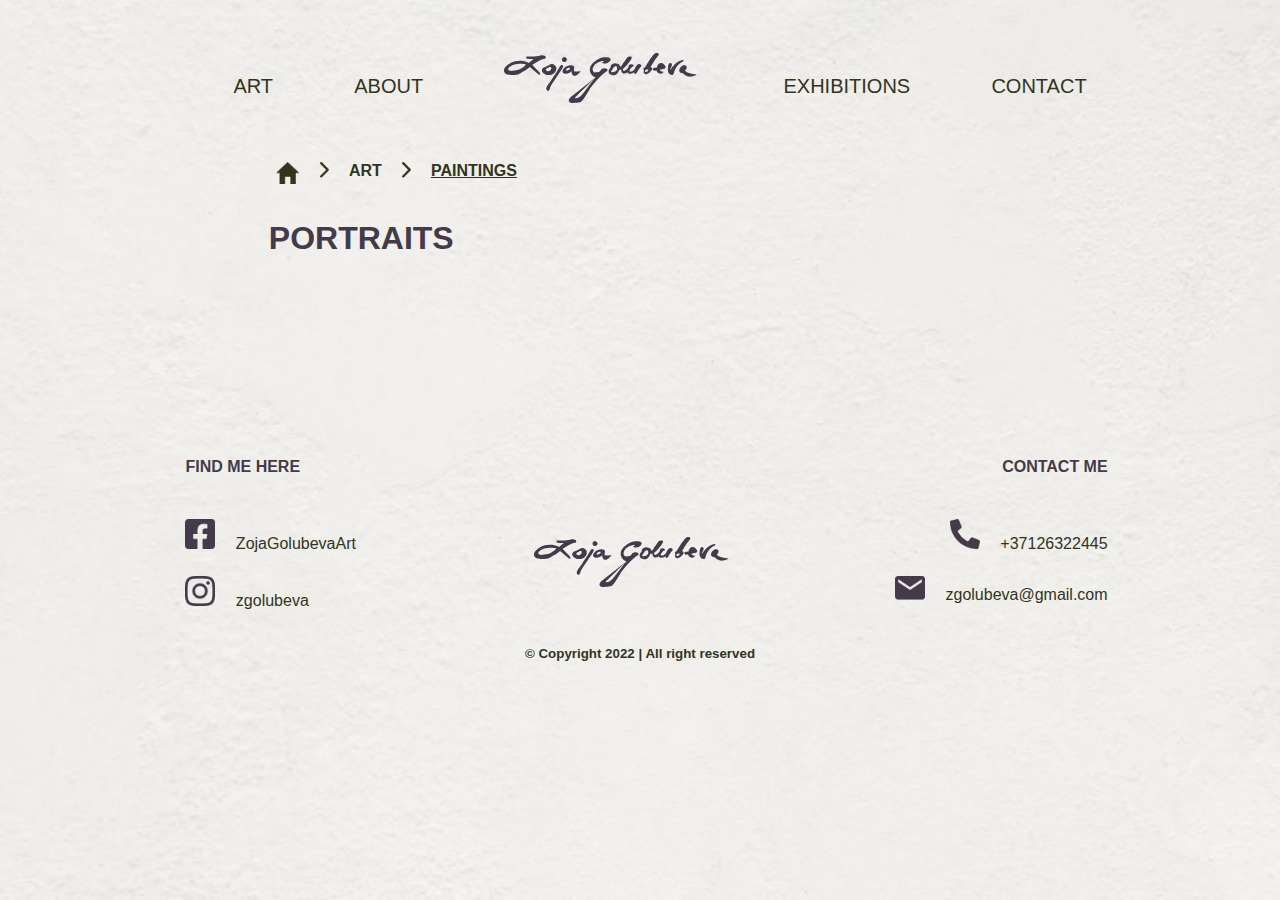
<file: paintings.html>
<!DOCTYPE html>
<html lang="en">

<head>
    <meta charset="UTF-8">
    <meta http-equiv="X-UA-Compatible" content="IE=edge">
    <meta name="viewport" content="width=device-width, initial-scale=1.0">
    <title>Document</title>
    <link rel="icon" type="image/x-icon" href="assets/icons/favicon.png">
    <!-- Bootstrap -->
    <link href="https://cdn.jsdelivr.net/npm/bootstrap@5.2.0-beta1/dist/css/bootstrap.min.css" rel="stylesheet"
        integrity="sha384-0evHe/X+R7YkIZDRvuzKMRqM+OrBnVFBL6DOitfPri4tjfHxaWutUpFmBp4vmVor" crossorigin="anonymous">
    <script src="assets/javascript/paintings.js" type="module"></script>
    <script defer src="assets/javascript/toTop.js"></script>
    <link rel="stylesheet" href="assets/styles/paintings.css">
    <link rel="stylesheet" href="assets/styles/style.css">
</head>

<body>
    <header>
        <div class="desktop-nav">
            <nav>
                <ul class="ul-nav">
                    <li>
                        <div class="div-dropdown">
                            <a class="nav-a nav-art" href="art.html">Art</a>
                            <div class="nav-dropdown">
                                <a href="paintings.html">Paintings</a>
                                <a href="paintings.html">Drawings</a>
                                <a href="paintings.html">Graphics</a>
                                <a href="paintings.html">Installations</a>
                            </div>
                        </div>
                    </li>
                    <li class=""><a class="nav-a" href="about.html">About</a></li>
                    <li>
                        <span class="logo">
                            <a class="nav-a" href="index.html"><img class="imagelogo"
                                    src="assets/svg/Logo_version_1.svg" alt="Zoja Golubeva logo">
                            </a>
                        </span>
                    </li>
                    <li><a class="nav-a" href="exhibitions.html">Exhibitions</a></li>
                    <li><a class="nav-a" href="contact.html">Contact</a></li>
                </ul>
            </nav>
        </div>

        <div class="mobile-nav">
            <nav class="navbar bg-transparent">
                <div class="container-fluid">
                    <a class="nav-a" href="index.html"><img class="imagelogo" src="assets/svg/Logo_version_1.svg"
                            alt="Zoja Golubeva logo">
                    </a>
                    <button class="navbar-toggler" type="button" data-bs-toggle="offcanvas"
                        data-bs-target="#offcanvasNavbar" aria-controls="offcanvasNavbar">
                        <span class="navbar-toggler-icon"></span>
                    </button>
                    <div class="offcanvas offcanvas-end" tabindex="-1" id="offcanvasNavbar"
                        aria-labelledby="offcanvasNavbarLabel">
                        <div class="offcanvas-header">
                            <h5 class="offcanvas-title" id="offcanvasNavbarLabel"></h5>
                            <button type="button" class="btn-close" data-bs-dismiss="offcanvas"
                                aria-label="Close"></button>
                        </div>
                        <div class="offcanvas-body">
                            <ul class="navbar-nav justify-content-end flex-grow-1 pe-3">
                                <li class="nav-item dropdown">
                                    <a class="nav-link dropdown-toggle" href="#" id="offcanvasNavbarDropdown"
                                        role="button" data-bs-toggle="dropdown" aria-expanded="false">
                                        ART
                                    </a>
                                    <ul class="dropdown-menu" aria-labelledby="offcanvasNavbarDropdown">
                                        <li><a class="dropdown-item" href="paintings.html">Paintings</a></li>
                                        <li><a class="dropdown-item" href="paintings.html">Drawings</a></li>
                                        <li><a class="dropdown-item" href="paintings.html">Graphics</a></li>
                                        <li><a class="dropdown-item" href="paintings.html">Installations</a></li>
                                    </ul>
                                </li>
                                <li class="nav-item">
                                    <a class="nav-link" href="about.html">ABOUT</a>
                                </li>
                                <li class="nav-item">
                                    <a class="nav-link" href="exhibitions.html">EXHIBITION</a>
                                </li>
                                <li class="nav-item">
                                    <a class="nav-link" href="contact.html">CONTACT</a>
                                </li>

                            </ul>
                        </div>
                    </div>
                </div>
            </nav>
        </div>
    </header>
    <main>
        <div id="breadcrumbs">
            <div><a href="index.html"><img id="home-icon" src="assets/icons/home-icon.png" alt="home icon"></a></div>
            <div><img class="arrow-icon" src="assets/icons/arrow-forward.png" alt="arrow forward icon"></div>
            <div><a href="art.html">ART</a></div>
            <div><img class="arrow-icon" src="assets/icons/arrow-forward.png" alt="arrow forward icon"></div>
            <div><a style="text-decoration:underline;" href="paintings.html">PAINTINGS</a></div>
        </div>
        <h2>Portraits</h2>
        <div id="list-canvas">
            <div></div>
            <div></div>
            <div></div>
            <div></div>
            <div></div>
            <div></div>
            <div></div>
            <div></div>
            <div></div>
            <div></div>
            <div></div>
            <div></div>
            <div></div>
            <div></div>
            <div></div>
            <div></div>
            <div></div>
            <div></div>
            <div></div>
            <div></div>
            <div></div>
            <div></div>
            <div></div>
            <div></div>
            <div></div>
            <div></div>
            <div></div>
            <div></div>
            <div></div>
            <div></div>
            <div></div>
            <div></div>
            <div></div>
            <div></div>
            <div></div>
            <div></div>
            <div></div>
            <div></div>
            <div></div>
            <div></div>
            <div></div>
            <div></div>
            <div></div>
            <div></div>
            <div></div>
            <div></div>
            <div></div>
            <div></div>
            <div></div>
            <div></div>
            <div></div>
            <div></div>
            <div></div>
            <div></div>
            <div></div>
            <div></div>
            <div></div>
            <div></div>
            <div></div>
            <div></div>
            <div></div>
            <div></div>
            <div></div>
            <div></div>
            <div></div>
            <div></div>
            <div></div>
            <div></div>
            <div></div>
            <div></div>
            <div></div>
            <div></div>
            <div></div>
            <div></div>
            <div></div>
            <div></div>
            <div></div>
            <div></div>
            <div></div>
            <div></div>
            <div></div>
            <div></div>
            <div></div>
            <div></div>
            <div></div>
            <div></div>
            <div></div>
            <div></div>
            <div></div>
            <div></div>
            <div></div>
            <div></div>
            <div></div>
            <div></div>
            <div></div>
            <div></div>
            <div></div>
            <div></div>
            <div></div>
            <div></div>
            <div></div>
            <div></div>
            <div></div>
            <div></div>
            <div></div>
            <div></div>
            <div></div>
            <div></div>
            <div></div>
            <div></div>
            <div></div>
            <div></div>
            <div></div>
            <div></div>
            <div></div>
            <div></div>
            <div></div>
            <div></div>
            <div></div>
            <div></div>
            <div></div>
            <div></div>
            <div></div>
            <div></div>
            <div></div>
            <div></div>
            <div></div>
            <div></div>
            <div></div>
            <div></div>
            <div></div>
            <div></div>
            <div></div>
            <div></div>
            <div></div>
            <div></div>
            <div></div>
            <div></div>
            <div></div>
            <div></div>
            <div></div>
            <div></div>
            <div></div>
        </div>
    </main>
    <footer>
        <div class="footer-wrap-grid">
            <div class="ft-column ft-left">
                <h4>Find me here</h4>
                <div class="ft-span">
                    <ul>
                        <li><img class="footer-icon" src="assets/icons/facebook-icon.png" width="30" alt="facebook icon"></li>
                        <li><a class="footer-a" href="#">ZojaGolubevaArt </a></li>
                        
                    </ul>
                </div>
                <div class="ft-span ft-span-bottom">
                    <ul>
                        <li> <img src="assets/icons/instagram-icon.png" width="30" alt="instagram icon">
                        </li>
                        <li> <a href="#">zgolubeva </a>
                        </li>
                    </ul>
                </div>
            </div>
            <div class="ft-column ft-mid">
                <a href="index.html"><img class="footer-logo" src="assets/svg/Logo_version_1.svg" alt="Zoja Golubeva logo"
                        width="200"></a>
            </div>
            <div class="ft-column ft-right">
                <h4>Contact me</h4>
                <div class="ft-span">
                    <ul class="ft-right">
                        <li><img src="assets/icons/phone-icon.png" width="30" alt="phone icon"></li>
                        <li><a href="tel:+37126322445">+37126322445</a></li>
                        
                    </ul>
                </div>
                <div class="ft-span ft-span-bottom">
                    <ul class="ft-right">
                        <li><img src="assets/icons/mail-icon.png" width="30" alt="mail icon"></li>
                        <li><a href="contact.html">zgolubeva@gmail.com</a></li>
                        
                    </ul>
                </div>
            </div>
        </div>
        <div class="footer-mobile">
            <div class="logo-wrap-footer"><a href="index.html"><img src="assets/svg/Logo_version_1.svg" width="200" alt="Zoja Golubeva logo"></a></div>
            <div class="contact-footer">
                <a href="tel:+37126322445"><img src="assets/icons/phone-icon.png" alt="phone icon"></a>
                <a href="#"><img src="assets/icons/facebook-icon.png" alt="facebook icon">
                </a>
                <a href="#"><img src="assets/icons/instagram-icon.png" alt="instagram icon">
                </a>
                <a href="contact.html"><img src="assets/icons/mail-icon.png" width="40" alt="mail icon">
                </a>
            </div>
        </div>
        <div class="copyright-div">
            <small>&copy; Copyright 2022 | All right reserved</small>
            <img id="toTop" onclick="topFunction()" src="assets/icons/To-the-top.png" alt="to the top icon">
        </div>
    </footer>
    <!-- Bootstrap -->

    <script src="https://cdn.jsdelivr.net/npm/bootstrap@5.2.0-beta1/dist/js/bootstrap.bundle.min.js"
        integrity="sha384-pprn3073KE6tl6bjs2QrFaJGz5/SUsLqktiwsUTF55Jfv3qYSDhgCecCxMW52nD2"
        crossorigin="anonymous"></script>

</body>

</html>
</file>
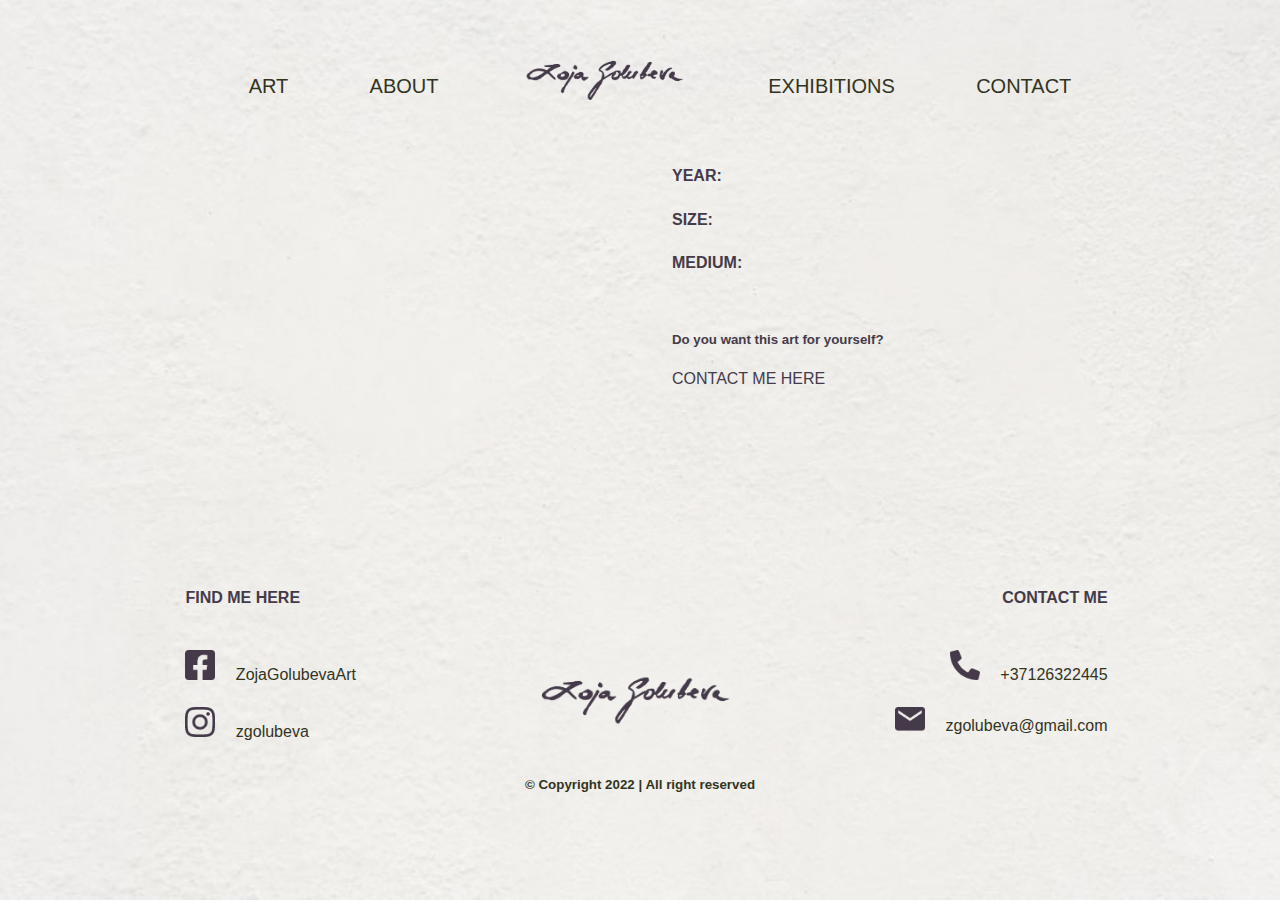
<file: single-art-page.html>
<!DOCTYPE html>
<html lang="en">

<head>
    <meta charset="UTF-8">
    <meta http-equiv="X-UA-Compatible" content="IE=edge">
    <meta name="viewport" content="width=device-width, initial-scale=1.0">
    <!-- Bootstrap -->
    <link rel="icon" type="image/x-icon" href="assets/icons/favicon.png">
    <link href="https://cdn.jsdelivr.net/npm/bootstrap@5.2.0-beta1/dist/css/bootstrap.min.css" rel="stylesheet"
        integrity="sha384-0evHe/X+R7YkIZDRvuzKMRqM+OrBnVFBL6DOitfPri4tjfHxaWutUpFmBp4vmVor" crossorigin="anonymous">
    <link rel="stylesheet" href="assets/styles/style.css">
    <script src="assets/javascript/script.js" type="module"></script>
    <title>Zoja Golubeva</title>
</head>

<body>
    <header>
        <div class="desktop-nav">
            <nav>
                <ul class="ul-nav">
                    <li>
                        <div class="div-dropdown">
                            <a class="nav-a nav-art" href="art.html">Art</a>
                            <div class="nav-dropdown">
                                <a href="paintings.html">Paintings</a>
                                <a href="paintings.html">Drawings</a>
                                <a href="paintings.html">Graphics</a>
                                <a href="paintings.html">Installations</a>
                            </div>
                        </div>
                    </li>
                    <li class=""><a class="nav-a" href="about.html">About</a></li>
                    <li>
                        <span class="logo">
                            <a class="nav-a" href="index.html"><img class="imagelogo"
                                    src="assets/images/Logo_version_1.png" alt="Zoja Golubeva logo">
                            </a>
                        </span>
                    </li>
                    <li><a class="nav-a" href="exhibitions.html">Exhibitions</a></li>
                    <li><a class="nav-a" href="contact.html">Contact</a></li>
                </ul>
            </nav>
        </div>

        <div class="mobile-nav">
            <nav class="navbar bg-transparent">
                <div class="container-fluid">
                    <a class="nav-a" href="index.html"><img class="imagelogo" src="assets/images/Logo_version_1.png"
                            alt="Zoja Golubeva logo">
                    </a>
                    <button class="navbar-toggler" type="button" data-bs-toggle="offcanvas"
                        data-bs-target="#offcanvasNavbar" aria-controls="offcanvasNavbar">
                        <span class="navbar-toggler-icon"></span>
                    </button>
                    <div class="offcanvas offcanvas-end" tabindex="-1" id="offcanvasNavbar"
                        aria-labelledby="offcanvasNavbarLabel">
                        <div class="offcanvas-header">
                            <h5 class="offcanvas-title" id="offcanvasNavbarLabel"></h5>
                            <button type="button" class="btn-close" data-bs-dismiss="offcanvas"
                                aria-label="Close"></button>
                        </div>
                        <div class="offcanvas-body">
                            <ul class="navbar-nav justify-content-end flex-grow-1 pe-3">
                                <li class="nav-item dropdown">
                                    <a class="nav-link dropdown-toggle" href="#" id="offcanvasNavbarDropdown"
                                        role="button" data-bs-toggle="dropdown" aria-expanded="false">
                                        ART
                                    </a>
                                    <ul class="dropdown-menu" aria-labelledby="offcanvasNavbarDropdown">
                                        <li><a class="dropdown-item" href="paintings.html">Paintings</a></li>
                                        <li><a class="dropdown-item" href="paintings.html">Drawings</a></li>
                                        <li><a class="dropdown-item" href="paintings.html">Graphics</a></li>
                                        <li><a class="dropdown-item" href="paintings.html">Installations</a></li>
                                    </ul>
                                </li>
                                <li class="nav-item">
                                    <a class="nav-link" href="about.html">ABOUT</a>
                                </li>
                                <li class="nav-item">
                                    <a class="nav-link" href="exhibitions.html">EXHIBITION</a>
                                </li>
                                <li class="nav-item">
                                    <a class="nav-link" href="contact.html">CONTACT</a>
                                </li>

                            </ul>
                        </div>
                    </div>
                </div>
            </nav>
        </div>
    </header>

    <main>
        <h1 id="myArtName"></h1>
        <div class="single-art-div">
            <div id="single-art-img"></div>
            <div id="single-art-info">
                <h4>Year:</h4>
                <h4 id="myArtYear"></h4>
                <h4>Size:</h4>
                <h4 id="myArtSize"></h4>
                <h4>Medium:</h4>
                <h4 id="myArtMedium"></h4>
                <h5 class="wantMsg">
                    Do you want this art for yourself?
                </h5>
                <a class="wantContact" href="contact.html">Contact me here</a>
            </div>
        </div>
    </main>
    <footer>
        <div class="footer-wrap-grid">
            <div class="ft-column ft-left">
                <h4>Find me here</h4>
                <div class="ft-span">
                    <ul>
                        <li><img class="footer-icon" src="assets/icons/facebook-icon.png" width="30"
                                alt="Facebook icon"></li>
                        <li><a href="#">ZojaGolubevaArt </a></li>
                        
                    </ul>
                </div>
                <div class="ft-span ft-span-bottom">
                    <ul>
                        <li> <img src="assets/icons/instagram-icon.png" width="30" alt="Instagram icon">
                        </li>
                        <li> <a href="#">zgolubeva </a>
                        </li>
                    </ul>
                </div>
            </div>
            <div class="ft-column ft-mid">
                <a href="index.html"><img class="footer-logo" src="assets/images/Logo_version_1.png"
                        alt="Zoja Golubeva logo" width="200"></a>
            </div>
            <div class="ft-column ft-right">
                <h4>Contact me</h4>
                <div class="ft-span">
                    <ul class="ft-right">
                        <li><img src="assets/icons/phone-icon.png" width="30" alt="Phone icon"></li>
                        <li><a href="tel:+37126322445">+37126322445</a></li>
                       
                    </ul>
                </div>
                <div class="ft-span ft-span-bottom">
                    <ul class="ft-right">
                        <li><img src="assets/icons/mail-icon.png" width="30" alt="Mail icon"></li>
                        <li><a href="contact.html">zgolubeva@gmail.com</a></li>
                    </ul>
                </div>
            </div>
        </div>
        <div class="footer-mobile">
            <div class="logo-wrap-footer"><a href="index.html"><img src="assets/images/Logo_version_1.png" width="200"
                        alt="Zoja Golubeva logo"></a></div>
            <div class="contact-footer">
                <a href="tel:+37126322445"><img src="assets/icons/phone-icon.png" alt="Phone icon"></a>
                <a href="#"><img src="assets/icons/facebook-icon.png" alt="Facebook icon">
                </a>
                <a href="#"><img src="assets/icons/instagram-icon.png" alt="Instagram icon">
                </a>
                <a href="contact.html"><img src="assets/icons/mail-icon.png" width="40" alt="Mail-icon">
                </a>
            </div>
        </div>
        <div class="copyright-div">
            <small>&copy; Copyright 2022 | All right reserved</small>
        </div>
    </footer>
    <!-- Bootstrap -->

    <script src="https://cdn.jsdelivr.net/npm/bootstrap@5.2.0-beta1/dist/js/bootstrap.bundle.min.js"
        integrity="sha384-pprn3073KE6tl6bjs2QrFaJGz5/SUsLqktiwsUTF55Jfv3qYSDhgCecCxMW52nD2"
        crossorigin="anonymous"></script>

</body>

</html>
</file>
<file: assets/styles/style.css>
@charset "utf-8";
/* CSS Document*/

/* Abbreviations: */
/* zg- Zoja Golubeva
  arc- article
  btn- button
  img- image
  Msg- message
 */

/* For design:
--purple for headings and buttons
--green for the body text and navigation */

:root {
  --purple: #453A49;
  --green: #32341E;
  --background: #F8F5F2;
}

/*Importing Google fonts*/
@import url('https://fonts.googleapis.com/css2?family=Oxygen:wght@300;400;700&display=swap');
@import url('https://fonts.googleapis.com/css2?family=Quicksand:wght@300;400;500;600;700&display=swap');

/* Universal CSS */

body {
  background: url(../images/wall.jpg) no-repeat center center fixed;
  -webkit-background-size: cover;
  -moz-background-size: cover;
  -o-background-size: cover;
  background-size: cover;
  margin: 0;
  padding: 0;
  width: 100%;
  /* background-color: var(--background);
  background-image: url("../images/wall.jpg");
  background-repeat: no-repeat;
  background-size: auto; */
  color: var(--green);
  font-family: 'Quicksand', sans-serif;
}


.nav-a {
  font-style: normal;
  text-transform: uppercase;
  font-size: 15pt;
  text-decoration: none;
  color: var(--green);
}

.nav-a:hover {
  text-decoration: underline;
  text-shadow: 2px 2px 1px rgba(0, 0, 0, 0.3);
  color: var(--green);
}

.nav-a:active {
  text-decoration: underline;
}

a {
  color: var(--purple);
  text-decoration: none;
}

a:hover {
  color: var(--purple);
}

h1, h2, h3, h4, h5 {
  font-family: 'Oxygen', sans-serif;
  color: var(--purple);
}

h2, h3, h4 {
  text-transform: uppercase;
}

h1 {
  font-weight: 300;
}

h2 {
  font-size: 2rem;
}

h3 {
  font-size: 1.3rem;
}


/* test */
.imagelogo {
  height: 50px;
  position: relative;
  top: 10px;
}

header {
  margin: 0 auto 30px auto;
}

nav {
  margin: 0;
  padding: 0;
  display: flex;
  width: auto;
  justify-content: center;
}

.ul-nav {
  list-style: none;
  text-align: center;
}

li {
  display: inline-block;
  padding-left: 3vw;
  padding-right: 3vw;
  padding-top: 3vh;

}

li>a {
  text-decoration: none;
  color: var(--green);
}

li>a:hover {
  text-decoration: underline;
}

.div-dropdown {
  position: relative;
  display: inline-block;
}

.nav-dropdown {
  display: none;
  position: absolute;
  background-color: #F8F5F2;
  width: 150px;
  box-shadow: rgba(0, 0, 0, 0.3);
  z-index: 2;
  margin-top: 5px;
}

.nav-dropdown>a {
  display: block;
  text-align: left;
  text-decoration: none;
  color: #32341E;
  font-weight: 600;
  padding: 10px;
}

.nav-dropdown>a:hover {
  text-decoration: underline;
}

.div-dropdown:hover .nav-dropdown {
  display: block;
}





/* A grid for all the categories templates. 
When doing a specific grid, add a ...-grid class */
.categories-grid {
  margin: 5vw 15vw;
  display: grid;
  grid-template-columns: 1fr 1fr;
  grid-template-rows: auto;
  gap: 1vw;
}

.copyright-div {
  display: flex;
  justify-content: center;
  font-weight: bold;
  padding-bottom: 20px;
}

/* Home page */

/* Hero section */
.hero-wrapper-grid {
  display: grid;
  grid-template-columns: 1fr 1fr;
  grid-template-rows: auto;
  grid-template-areas: 'img-zg hero-article';

}

.img-zg {
  width: 50vw;
  border-radius: 0 48% 48% 0;
  -webkit-border-radius: 0 48% 48% 0;
  -moz-border-radius: 0 48% 48% 0;
  -ms-border-radius: 0 48% 48% 0;
  -o-border-radius: 0 48% 48% 0;
  box-shadow: 10px 10px 5px rgba(0, 0, 0, 0.3);
  grid-area: img-zg;
}

.hero-article {
  font-family: 'Quicksand', sans-serif;
  font-weight: normal;
  padding-top: 20%;
  padding-left: 10%;
  grid-area: hero-article;
}

h1 {
  font-weight: 400;
  font-size: 3rem;
}

.btn-more {
  padding-top: 1rem;
  text-decoration: none;
  color: var(--purple);
}

.btn-more:hover {
  color: #32341E;
  text-decoration: underline;
  text-shadow: 1px 1px 3px rgba(0, 0, 0, 0.3);
}

/* Art categories */

.category-a {
  font-style: normal;
  text-transform: uppercase;
  text-decoration: none;
  color: var(--purple);
}

.category-a:hover {
  /* box-shadow: 5px 5px 5px rgba(0, 0, 0, 0.3);
  text-shadow: 1px 1px 3px rgba(0, 0, 0, 0.3); */
  text-decoration: underline;
  color: #32341E;
}

/* .category-a:visited{
  color: #32341E;
} */

.art-grid {
  grid-template-areas:
    'categories-h2 categories-h2 '
    'categories-article categories-article'
    'paintings drawings '
    'graphics installations';
}

.categories-h2 {
  grid-area: categories-h2;
  margin-bottom: 0;
}

.categories-article {
  grid-area: categories-article;
}

.paintings {
  grid-area: paintings;
  justify-self: end;
}

.drawings {
  grid-area: drawings;
  justify-self: start;
}

.graphics {
  grid-area: graphics;
  justify-self: end;
}

.installations {
  grid-area: installations;
  justify-self: start;
}

.category-h4 {
  margin: 0;
  padding: 15px;
}

.single-category {
  background-color: #F8F5F2;
  width: fit-content;
  box-shadow: 2px 2px 5px rgba(0, 0, 0, 0.2);
}

.single-category:hover {
  box-shadow: 5px 5px 5px rgba(0, 0, 0, 0.4);
}

.img-frame {
  width: auto;
}

.category-img {
  width: 35vw;
}

/* .category-img:hover {
  background: rgba(0, 0, 0, 0.5);
} */

/* My inspiration section */
.about-artist-grid {
  display: grid;
  grid-template-columns: 1fr 1fr;
  grid-template-rows: auto;
  grid-template-areas:
    'aboutH2 artistImage'
    'article artistImage '
    'btnAbout artistImage';
  margin: 0 0 4vw 15vw;
}

.about-h2 {
  grid-area: aboutH2;
}

.about-article {
  grid-area: article;

}

.artist-image {
  grid-area: artistImage;
  width: 50vw;
  border-radius: 48% 0 0 48%;
  -webkit-border-radius: 48% 0 0 48%;
  -moz-border-radius: 48% 0 0 48%;
  -ms-border-radius: 48% 0 0 48%;
  -o-border-radius: 48% 0 0 48%;
  box-shadow: 10px 10px 5px rgba(0, 0, 0, 0.3);
}

.btn-about {
  grid-area: btnAbout;
}


.exh-h2 {
  margin-bottom: 2rem;
}

.exhibitions-wrap {
  width: 70vw;
  margin: 0 auto;
}

.exhibitions-grid {
  display: grid;
  grid-template-columns: 1fr 1fr 1fr;
  column-gap: 2vw;
}

.grid-card>img {
  width: 22vw;
}

.grid-card {
  background-color: white;
  width: 22vw;
}

.grid-card>p {
  padding-left: 15px;
}

.date-p {
  padding-top: 10px;
  font-weight: 600;
}

.grid-card>a>h3 {
  padding-left: 15px;
}

/* About page */

.about-grid-all {
  margin-top: 15vh;

}

.art-studies-grid {
  display: grid;
  grid-template-columns: 1fr 1fr;
  grid-template-rows: auto;
  grid-template-areas:
    'artistImage aboutH2'
    'artistImage article'
    'artistImage btnAbout';
}

.art-studies-image {
  grid-area: artistImage;
  width: 50vw;
  border-radius: 0 48% 48% 0;
  -webkit-border-radius: 0 48% 48% 0;
  -moz-border-radius: 0 48% 48% 0;
  -ms-border-radius: 0 48% 48% 0;
  -o-border-radius: 0 48% 48% 0;
  box-shadow: 10px 10px 5px rgba(0, 0, 0, 0.3);
}

.about-article>p {
  padding-right: 5vw;
}

.art-studies-grid>h2 {
  padding-left: 5vw;
  padding-top: 10vh;
}

.art-studies-article>p {
  padding-left: 5vw;
  padding-right: 15vw;
}

.my-inspiration {
  margin-bottom: 15vh;
}

.my-inspiration>h2 {
  margin-top: 15vh;
}

.resume-wrap {
  width: 75vw;
  height: fit-content;
  background-color: white;
  margin: 0 auto;
  margin-bottom: 3rem;
  margin-top: 3rem;
}

.resume-wrap>h2 {
  padding-left: 3vw;
  padding-top: 3vh;
}

.resume-grid {
  display: grid;
  grid-template-columns: 1fr 1fr;

}

.resume-grid>div>p {
  padding-left: 3vw;
}

.resume-grid>div>p>span {
  position: relative;
  top: 15px;
}

.resume-wrap>a>h3 {
  padding-left: 3vw;
  width: fit-content;
}


/* Art page */

/* Paintings */
.paintings-grid {
  grid-template-areas:
    'category-name-h2 category-name-h2'
    'portrait p-still-life'
    'landscape figurative'
    'more-paintings more-paintings';
}

.category-name-h2 {
  grid-area: category-name-h2;
}

.portrait {
  grid-area: portrait;
}

.paintings-still-life {
  grid-area: p-still-life;
}

.landscape {
  grid-area: landscape;
}

.figurative {
  grid-area: figurative;
}

.btn-more-paintings {
  grid-area: more-paintings;
}

/* Drawings */
.drawings-grid {
  grid-template-areas:
    'category-drawings-h2 category-drawings-h2'
    'd-portrait d-still-life'
    'd-nude .'
    'more-drawings more-drawings';
}

.category-drawings-h2 {
  grid-area: category-drawings-h2;
}

.drawings-portrait {
  grid-area: d-portrait;
}

.drawings-still-life {
  grid-area: d-still-life;
}

.drawings-nude {
  grid-area: d-nude;
}

.btn-more-drawings {
  grid-area: more-drawings;
}

/* Graphics */
.graphics-grid {
  grid-template-areas:
    'category-graphics-h2 category-graphics-h2'
    'linocut .'
    'more-graphics more-graphics';
}

.category-graphics-h2 {
  grid-area: category-graphics-h2;
}

.linocut {
  grid-area: linocut;
}

.btn-more-graphics {
  grid-area: more-graphics;
}

/* Installations */
.installations-grid {
  grid-template-areas:
    'category-installations-h2 category-installations-h2'
    'textile paper'
    'fungi .'
    'more-installations more-installations';
}

.category-installations-h2 {
  grid-area: category-installations-h2;
}

.textile {
  grid-area: textile;
}

.paper {
  grid-area: paper;
}

.fungi {
  grid-area: fungi;
}

.btn-more-installations {
  grid-area: more-installations;
}

/* Exhibitions page */

.rectangle {
  content: url('../icons/rectangle.png');
}

/* Contact page */


.contact-wrapper {
  margin: 0 auto;
  margin-top: 100px;
  width: 70vw;
}

.contact-grid {
  background-color: white;
  display: grid;
  grid-template-columns: 2fr 1fr;
  grid-template-rows: auto;
}

.contact-grid>img {
  width: 27vw;
}

.contact-form {
  margin-left: 2rem;
  margin-top: 2rem;
}

.contact-form>p {
  font-size: 1.2rem;
  padding-right: 5px;
}

.contact-form {
  font-size: 1rem;
}

.contact-form>h2 {
  font-weight: 400;
  /* font weight not working */
}

.form-wraps {
  margin-top: 1vw;
}

label {
  position: relative;
  bottom: 6px;
  font-size: 1.3rem;
}

input[type=text] {
  width: 95%;
  height: 4vw;
  box-sizing: border-box;
  color: var(--green);
  padding: 12px 20px;
  font-size: 1rem;
}

input[type=email] {
  width: 95%;
  height: 4vw;
  box-sizing: border-box;
  color: var(--green);
  padding: 12px 20px;
  font-size: 1.3rem;
}

input::placeholder {
  font-size: 1.1rem;
  color: #453a496c;
}

button[type=submit] {
  text-transform: uppercase;
  color: var(--purple);
  margin: 1rem 0;
  border: 0;
  background-color: transparent;
  font-size: 1.4rem;
  font-weight: bold;
}

button[type=submit]:hover {
  font-weight: 600;
  cursor: pointer;
}

.button-arrow {
  position: relative;
  top: 0px;
  left: 8px;
  width: 10px;
}

textarea {
  color: black;
  width: 95%;
  height: 20vh;
  padding: 12px 20px;
  font-size: 1.3rem;
}

/* Single art page */

#myArtName {
  padding-left: 3rem;
}

.single-art-div {
  display: grid;
  grid-template-columns: 1fr 1fr;
  grid-template-rows: auto;
  padding-left: 3rem;
  padding-right: 3rem;

}

#single-art-img>img {
  width: 90%;
}

#single-art-info {
  padding-left: 2rem;
  padding-right: 2rem;
}

#myArtSize, #myArtMedium, #myArtYear {
  text-transform: lowercase;
  font-size: 1.2rem;
}

#myArtMedium {
  margin-bottom: 60px;
}

.wantMsg {
  font-family: 'Quicksand', sans-serif;
}

.wantContact {
  font-family: 'Oxygen', sans-serif;
  text-transform: uppercase;
}

.wantContact:hover {
  text-decoration: underline;
}

/* Footer */

footer {
  width: 100vw;
  margin-top: 20vh;
}


.ft-column>h4 {
  padding-left: 2.5rem;
  text-transform: uppercase;
  margin-bottom: 10px;
}

.footer-wrap-grid {
  display: grid;
  grid-template-columns: 1fr 1fr 1fr;
  grid-template-rows: auto;
  width: 80vw;
  margin: 0 auto;
}

.ft-left {
  padding-right: 7.5vw;
}

.ft-mid {
  padding-right: 1vw;
}

.ft-mid>a>img {
  padding-bottom: 20px;
}

.ft-column>div>ul>li {
  padding-left: 0;
  padding-right: 0;
}

.ft-column>div>ul>li>a {
  text-transform: none;
  font-size: 1rem;
  margin-left: 1rem;


}

.ft-column {
  margin: 0 auto;
}

.footer-logo {
  padding-top: 50%
}

.ft-right {
  text-align: right;
}

.ft-span-bottom>ul>li {
  position: relative;
  bottom: 20px;
}

/* Burger menu */

.navbar {
  display: none;
}

.footer-mobile {
  display: none;
}

@media screen and (max-width: 1360px) {
  .resume-wrap {
    height: 75vh;
  }

  .resume-wrap>h2 {
    font-size: 1.5rem;
  }

}

@media screen and (max-width: 488px) {

  .btn-about>h3 {
    font-size: 1rem;
  }

  .contact-footer>a>img {
    width: 23px;
  }

  .logo-wrap-footer>a>img{
    padding-left: 3rem;
  }

  .resume-wrap {
    height: 100vh;
  }

}

@media screen and (max-width: 1150px) {

  .resume-grid>div>p{
 padding-right: 10px;
  }

  .resume-grid>div>p>span{
    width: 20px;
    position: relative;
    top:5px;}

  .about-article>p {
    padding-left: 0;
  }

  .contact-grid {
    grid-template-columns: auto;
  }

  .contact-img {
    display: none;
  }
}

@media screen and (max-width: 820px) {
  .desktop-nav {
    display: none;
  }

  .imagelogo {
    padding-left: 20px;
  }

  .navbar {
    display: block;
  }

  .hero-wrapper-grid {
    grid-template-columns: 1fr;
    grid-template-areas:
      'img-zg'
      'hero-article';
  }

  .img-zg {
    width: 100%;
    border-radius: 0;
    -webkit-border-radius: 0;
    -moz-border-radius: 0;
    -ms-border-radius: 0;
    -o-border-radius: 0;
    transform: rotate(0deg);
    -webkit-transform: rotate(0deg);
    -moz-transform: rotate(0deg);
    -ms-transform: rotate(0deg);
    -o-transform: rotate(0deg);
  }

  .hero-article {
    padding-top: 5%;
    padding-left: 10%;
    padding-bottom: 10vh;
  }

  h1 {
    font-size: 2rem;
  }

  .categories-grid {
    grid-template-columns: 1fr;
  }

  .art-grid {
    grid-template-areas:
      'categories-h2'
      'categories-article'
      'paintings''drawings'
      'graphics''installations';
    margin: 0 auto;
  }

  .paintings-grid {
    grid-template-areas:
      'category-name-h2' 
      'portrait' 'p-still-life'
      'landscape' 'figurative'
      'more-paintings' ;
  }

  .installations-grid {
    grid-template-areas:
      'category-installations-h2' 
      'textile' 
      'paper'
      'fungi'
      'more-installations';
  }

  .drawings-grid {
    grid-template-areas:
      'category-drawings-h2'      
      'd-portrait'
      'd-still-life'
      'd-nude'
      'more-drawings';
  }

  .categories-article {
    margin-left: 10vw;
    margin-right: 10vw;
  }

  .categories-h2 {
    margin-left: 10vw;
    font-size: 1.3rem;

  }

  .single-category {
    justify-self: center;
    width: 80vw;
    margin-top: 2rem;
  }

  .img-frame>a>img {
    width: 100%;
  }

  .about-artist-grid {
    margin: 10vh 0 10vh 0;
    grid-template-columns: 1fr;
    grid-template-areas:
      'aboutH2'
      'artistImage'
      'article'
      'btnAbout';
  }

  .about-h2 {
    margin-left: 10vw;
    font-size: 1.3rem;
  }

  .about-article {
    padding: 2rem 2rem 2rem 4rem;
  }

  .artist-image {
    width: 80vw;
    margin: 0 auto;
    border-radius: 0%;
    -webkit-border-radius: 0%;
    -moz-border-radius: 0%;
    -ms-border-radius: 0%;
    -o-border-radius: 0%;
    overflow: hidden;
  }

  .btn-about {
    margin-left: 10vw;
  }

  .exhibitions-wrap {
    width: 80vw;
  }

  .exhibitions-grid {
    grid-template-columns: 1fr;
  }

  .grid-card {
    width: 80vw;
    margin-bottom: 1rem;
  }

  .grid-card>img {
    width: 80vw;
  }

  .exh-h2 {
    font-size: 1.3rem;
  }

  .art-studies-grid {
    grid-template-columns: 1fr;
    grid-template-areas:
      'aboutH2'
      'artistImage'
      'article';
  }

  .art-studies-grid>h2 {
    padding-left: 0;
  }

  .art-studies-grid>article {
    width: 100%;
  }

  .art-studies-grid>article>p {
    padding-right: 5vw;
  }

  .art-studies-image {
    grid-area: artistImage;
    width: 80vw;
    margin: 0 auto;
    border-radius: 0;
    -webkit-border-radius: 0;
    -moz-border-radius: 0;
    -ms-border-radius: 0;
    -o-border-radius: 0;
  }

  .resume-wrap {
    width: 80vw;
    height: 80vh;
    background-color: white;
    margin: 0 auto;
    margin-bottom: 3rem;
    margin-top: 3rem;
  }

  .resume-wrap>h2 {
    padding-left: 3vw;
    padding-top: 3vh;
  }

  .resume-grid {
    display: grid;
    grid-template-columns: 1fr;

  }

  .footer-wrap-grid {
    display: none;
  }

  .footer-mobile {
    display: block;
  }

  .logo-wrap-footer {
    width: 60vw;
    margin: 0 auto;
    margin-bottom: 2rem;
    border-bottom: solid 1px var(--green);
  }

  .contact-footer {
    width: 60vw;
    margin: 0 auto;
  }

  .contact-footer>a {
    padding-left: 30px;
  }

  .copyright-div {
    margin-top: 2rem;
  }

  .footer.a {
    text-decoration: none;
  }
  
}

@media screen and (max-width: 360px) {
  .contact-footer>a>img {
    width: 20px;
  }
}


#toTop{
  display: none;
  opacity: .75;
  right: 2px;
  bottom:2px;
  width: 60px;
  position: fixed;
  cursor: pointer;
}

#toTop:hover{
  opacity: 1;
}
</file>
<file: assets/styles/paintings.css>
html{
    margin: 0;
    padding: 0;
    box-sizing: border-box;
    display: compact;
    scroll-behavior: smooth;
}

.painting {
    width: 100%;
    margin: 0 auto;
    /* display: flex;
    flex-direction: row; */

}

.painting:hover {
    cursor: pointer;
    opacity: 0.7;
    transform: scale(1.03);
    -webkit-transform: scale(1.03);
    -moz-transform: scale(1.03);
    -ms-transform: scale(1.03);
    -o-transform: scale(1.03);
    transition-duration: 0.5s;
}

.list-canvas {
    columns: 2;
    width: 58vw;
    margin: 0 auto;
    margin-top: 2rem;
}

.list-canvas>div{
    margin: 1rem 0;
}

#breadcrumbs{
    display: flex;
    margin-left: 20vw;
    margin-top: 3rem;
}

#breadcrumbs>div{
    margin-left:20px ;
}

h2{
    margin-left: 21vw;
    margin-top: 2rem;
}

#home-icon{
    position: relative;
    width: 1.5rem;
}

.arrow-icon{
    width: 9px;
}

#paintings-bc{
    text-decoration: underline;
}

#breadcrumbs>div>a{
    text-decoration: none;
    font-weight: 600;
    color: #32341E;
}

#toTop{
    position: absolute;
    right: 10px;
    bottom:10px;
    width: 80px;
    position: fixed;
    cursor: pointer;
}
</file>
